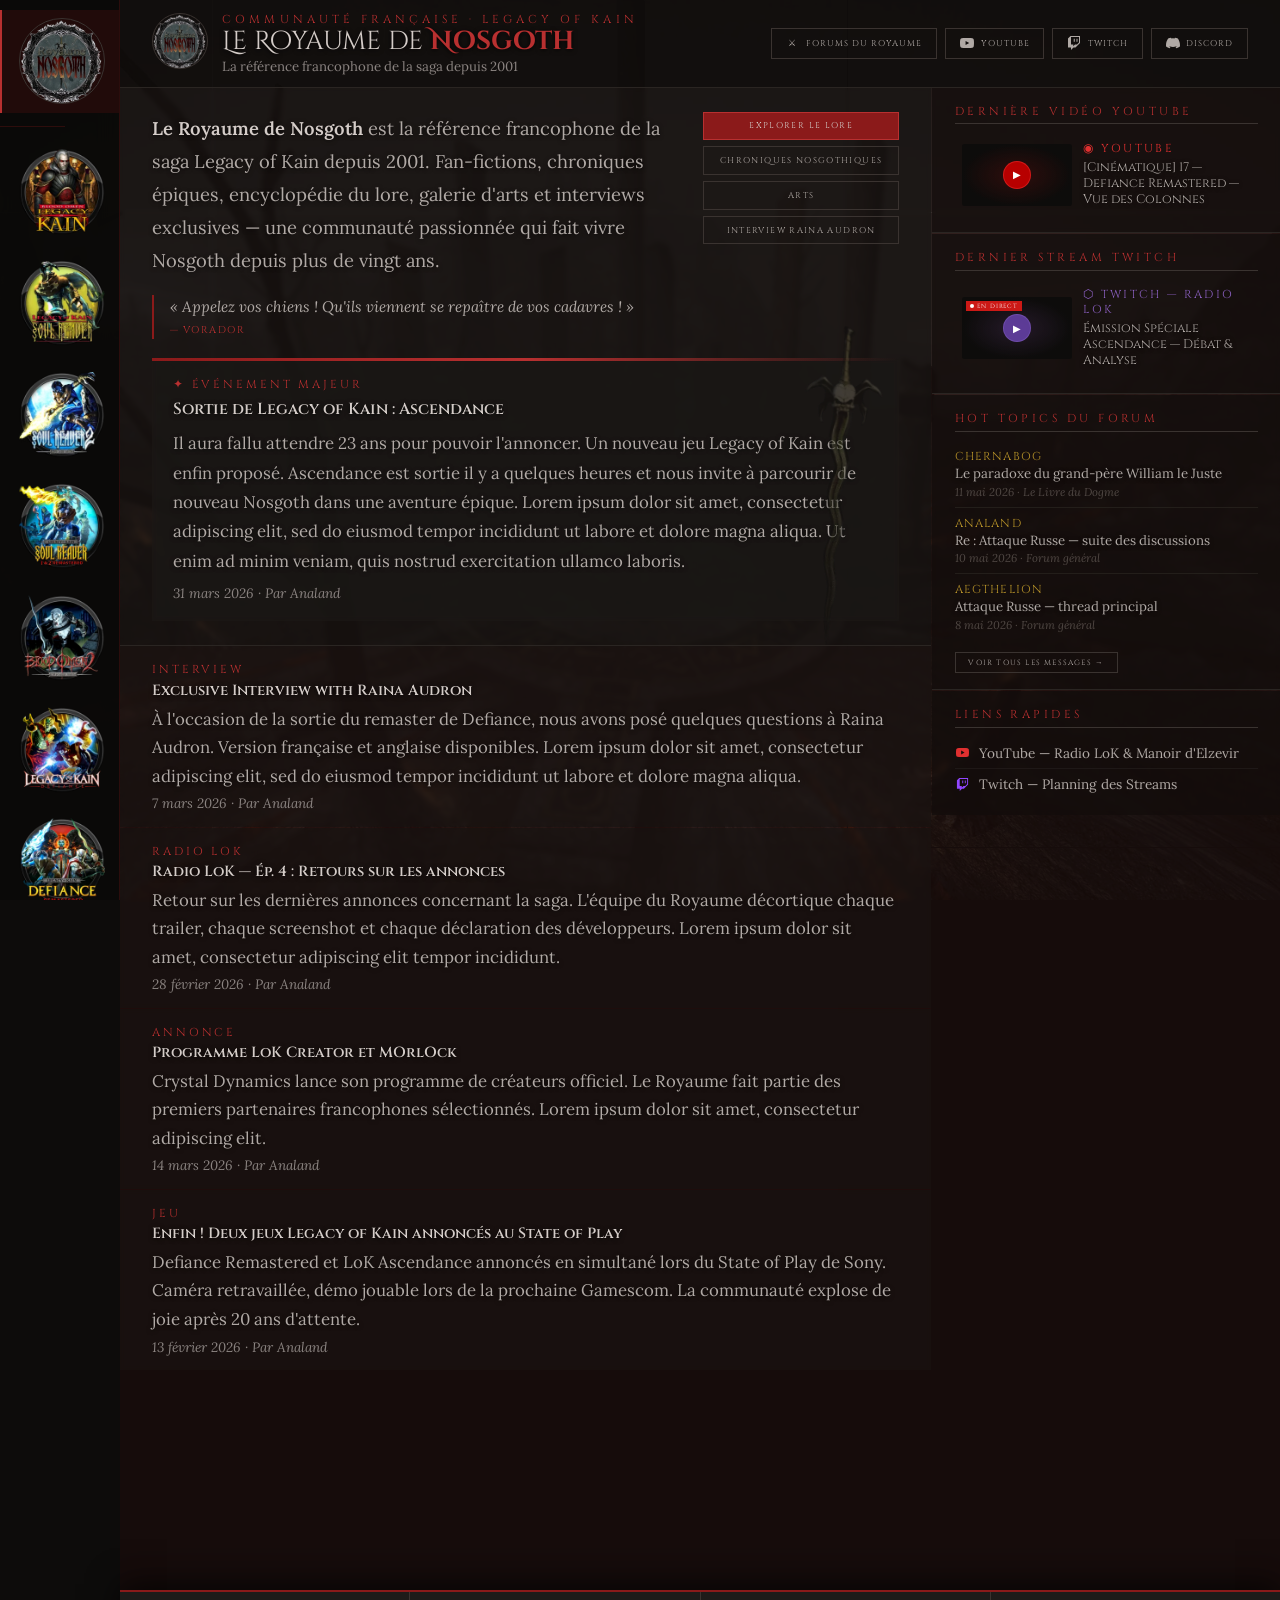
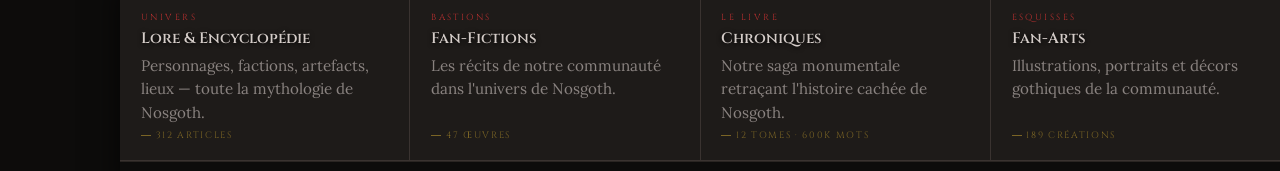
<file: index.html>
<!DOCTYPE html>
<html lang="fr">
<head>
  <meta charset="UTF-8">
  <meta name="viewport" content="width=device-width, initial-scale=1.0">
  <title>Accueil — Le Royaume de Nosgoth</title>
  <link rel="preconnect" href="https://fonts.googleapis.com">
  <link rel="preconnect" href="https://fonts.gstatic.com" crossorigin>
  <link rel="preload" as="style" onload="this.rel='stylesheet'" href="https://fonts.googleapis.com/css2?family=Cinzel+Decorative:wght@400;700&family=Cinzel:wght@400;600;700&family=Lora:ital,wght@0,400;0,500;0,600;1,400&display=swap">
  <noscript><link rel="stylesheet" href="https://fonts.googleapis.com/css2?family=Cinzel+Decorative:wght@400;700&family=Cinzel:wght@400;600;700&family=Lora:ital,wght@0,400;0,500;0,600;1,400&display=swap"></noscript>
  <link rel="stylesheet" href="css/main.css">
  <link rel="stylesheet" href="css/pages.css">
  <link rel="stylesheet" href="css/transitions.css">
</head>
<body class="layout-loading">

<!-- layout.js injecte automatiquement : header, bandeau, sidebar, footer -->
<!-- Il suffit de mettre le contenu de gauche ici -->

<div id="site-body">

  <!-- CONTENU GAUCHE (70%) -->
  <main class="left-col">

    <div class="intro-block">
      <div class="intro-top">
        <p class="intro-lead">
          <strong>Le Royaume de Nosgoth</strong> est la référence francophone de la saga Legacy of Kain depuis 2001.
          Fan-fictions, chroniques épiques, encyclopédie du lore, galerie d'arts et interviews exclusives —
          une communauté passionnée qui fait vivre Nosgoth depuis plus de vingt ans.
        </p>
        <div class="intro-btns">
          <a href="lore.html"         class="ibtn ibtn-red">Explorer le lore</a>
          <a href="chroniques.html"   class="ibtn ibtn-ghost">Chroniques Nosgothiques</a>
          <a href="fan-arts.html"     class="ibtn ibtn-ghost">Arts</a>
          <a href="fan-fictions.html" class="ibtn ibtn-ghost">Interview Raina Audron</a>
        </div>
      </div>
      <blockquote class="intro-quote">
        « Appelez vos chiens ! Qu'ils viennent se repaître de vos cadavres ! »
        <cite>— Vorador</cite>
      </blockquote>
      <div class="intro-featured">
        <img src="assets/Reaver.webp" alt="" class="intro-reaver" aria-hidden="true">
        <div class="if-tag">✦ Événement majeur</div>
        <div class="if-title">Sortie de Legacy of Kain : Ascendance</div>
        <p class="if-body">Il aura fallu attendre 23 ans pour pouvoir l'annoncer. Un nouveau jeu Legacy of Kain est enfin proposé. Ascendance est sortie il y a quelques heures et nous invite à parcourir de nouveau Nosgoth dans une aventure épique. Lorem ipsum dolor sit amet, consectetur adipiscing elit, sed do eiusmod tempor incididunt ut labore et dolore magna aliqua. Ut enim ad minim veniam, quis nostrud exercitation ullamco laboris.</p>
        <div class="if-meta">31 mars 2026 · Par Analand</div>
      </div>
    </div>

    <div class="news-feed">
      <a href="#" class="ncard">
        <div class="ntag">Interview</div>
        <div class="ntitle">Exclusive Interview with Raina Audron</div>
        <p class="nbody">À l'occasion de la sortie du remaster de Defiance, nous avons posé quelques questions à Raina Audron. Version française et anglaise disponibles. Lorem ipsum dolor sit amet, consectetur adipiscing elit, sed do eiusmod tempor incididunt ut labore et dolore magna aliqua.</p>
        <div class="nmeta">7 mars 2026 · Par Analand</div>
      </a>
      <a href="#" class="ncard">
        <div class="ntag">Radio LoK</div>
        <div class="ntitle">Radio LoK — Ép. 4 : Retours sur les annonces</div>
        <p class="nbody">Retour sur les dernières annonces concernant la saga. L'équipe du Royaume décortique chaque trailer, chaque screenshot et chaque déclaration des développeurs. Lorem ipsum dolor sit amet, consectetur adipiscing elit tempor incididunt.</p>
        <div class="nmeta">28 février 2026 · Par Analand</div>
      </a>
      <a href="#" class="ncard">
        <div class="ntag">Annonce</div>
        <div class="ntitle">Programme LoK Creator et MOrlOck</div>
        <p class="nbody">Crystal Dynamics lance son programme de créateurs officiel. Le Royaume fait partie des premiers partenaires francophones sélectionnés. Lorem ipsum dolor sit amet, consectetur adipiscing elit.</p>
        <div class="nmeta">14 mars 2026 · Par Analand</div>
      </a>
      <a href="#" class="ncard">
        <div class="ntag">Jeu</div>
        <div class="ntitle">Enfin ! Deux jeux Legacy of Kain annoncés au State of Play</div>
        <p class="nbody">Defiance Remastered et LoK Ascendance annoncés en simultané lors du State of Play de Sony. Caméra retravaillée, démo jouable lors de la prochaine Gamescom. La communauté explose de joie après 20 ans d'attente.</p>
        <div class="nmeta">13 février 2026 · Par Analand</div>
      </a>
    </div>
  </main>

  <!-- sidebar injectée par layout.js -->
</div>

<script src="js/layout.js"></script>
</body>
</html>
</file>
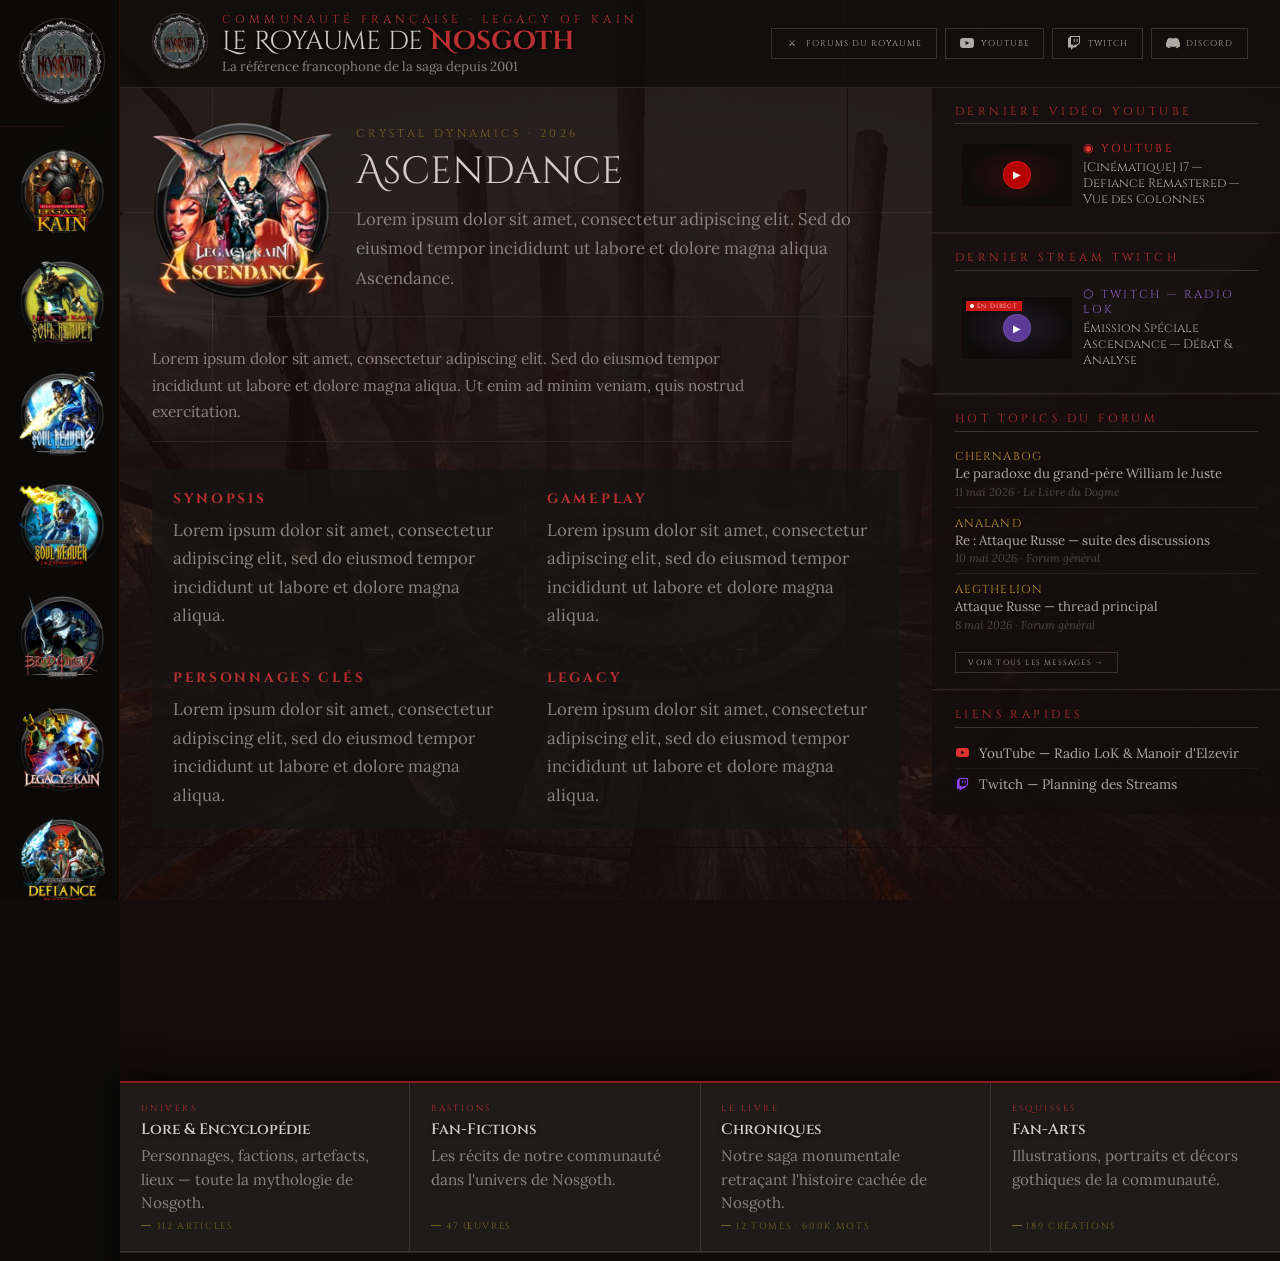
<file: ascendance.html>
<!DOCTYPE html>
<html lang="fr">
<head>
  <meta charset="UTF-8">
  <meta name="viewport" content="width=device-width, initial-scale=1.0">
  <title>Ascendance — Le Royaume de Nosgoth</title>
  <link rel="preconnect" href="https://fonts.googleapis.com">
  <link rel="preconnect" href="https://fonts.gstatic.com" crossorigin>
  <link rel="preload" as="style" onload="this.rel='stylesheet'" href="https://fonts.googleapis.com/css2?family=Cinzel+Decorative:wght@400;700&family=Cinzel:wght@400;600;700&family=Lora:ital,wght@0,400;0,500;0,600;1,400&display=swap">
  <noscript><link rel="stylesheet" href="https://fonts.googleapis.com/css2?family=Cinzel+Decorative:wght@400;700&family=Cinzel:wght@400;600;700&family=Lora:ital,wght@0,400;0,500;0,600;1,400&display=swap"></noscript>
  <link rel="stylesheet" href="css/main.css">
  <link rel="stylesheet" href="css/pages.css">
  <link rel="stylesheet" href="css/transitions.css">
</head>
<body class="layout-loading">
<div id="site-body">
  <main class="game-main">
    <div class="game-header">
      <img src="assets/icons/ASC.webp" alt="Ascendance" class="game-logo-big">
      <div>
        <div class="game-year">Crystal Dynamics · 2026</div>
        <h1 class="page-title">Ascendance</h1>
        <p class="game-desc">Lorem ipsum dolor sit amet, consectetur adipiscing elit. Sed do eiusmod tempor incididunt ut labore et dolore magna aliqua Ascendance.</p>
      </div>
    </div>
    <p class="page-sub">Lorem ipsum dolor sit amet, consectetur adipiscing elit. Sed do eiusmod tempor incididunt ut labore et dolore magna aliqua. Ut enim ad minim veniam, quis nostrud exercitation.</p>
    <div class="game-grid">
      <div class="game-card"><h4>Synopsis</h4><p>Lorem ipsum dolor sit amet, consectetur adipiscing elit, sed do eiusmod tempor incididunt ut labore et dolore magna aliqua.</p></div>
      <div class="game-card"><h4>Gameplay</h4><p>Lorem ipsum dolor sit amet, consectetur adipiscing elit, sed do eiusmod tempor incididunt ut labore et dolore magna aliqua.</p></div>
      <div class="game-card"><h4>Personnages clés</h4><p>Lorem ipsum dolor sit amet, consectetur adipiscing elit, sed do eiusmod tempor incididunt ut labore et dolore magna aliqua.</p></div>
      <div class="game-card"><h4>Legacy</h4><p>Lorem ipsum dolor sit amet, consectetur adipiscing elit, sed do eiusmod tempor incididunt ut labore et dolore magna aliqua.</p></div>
    </div>
  </main>
</div>
<script src="js/layout.js"></script>
</body>
</html>
</file>
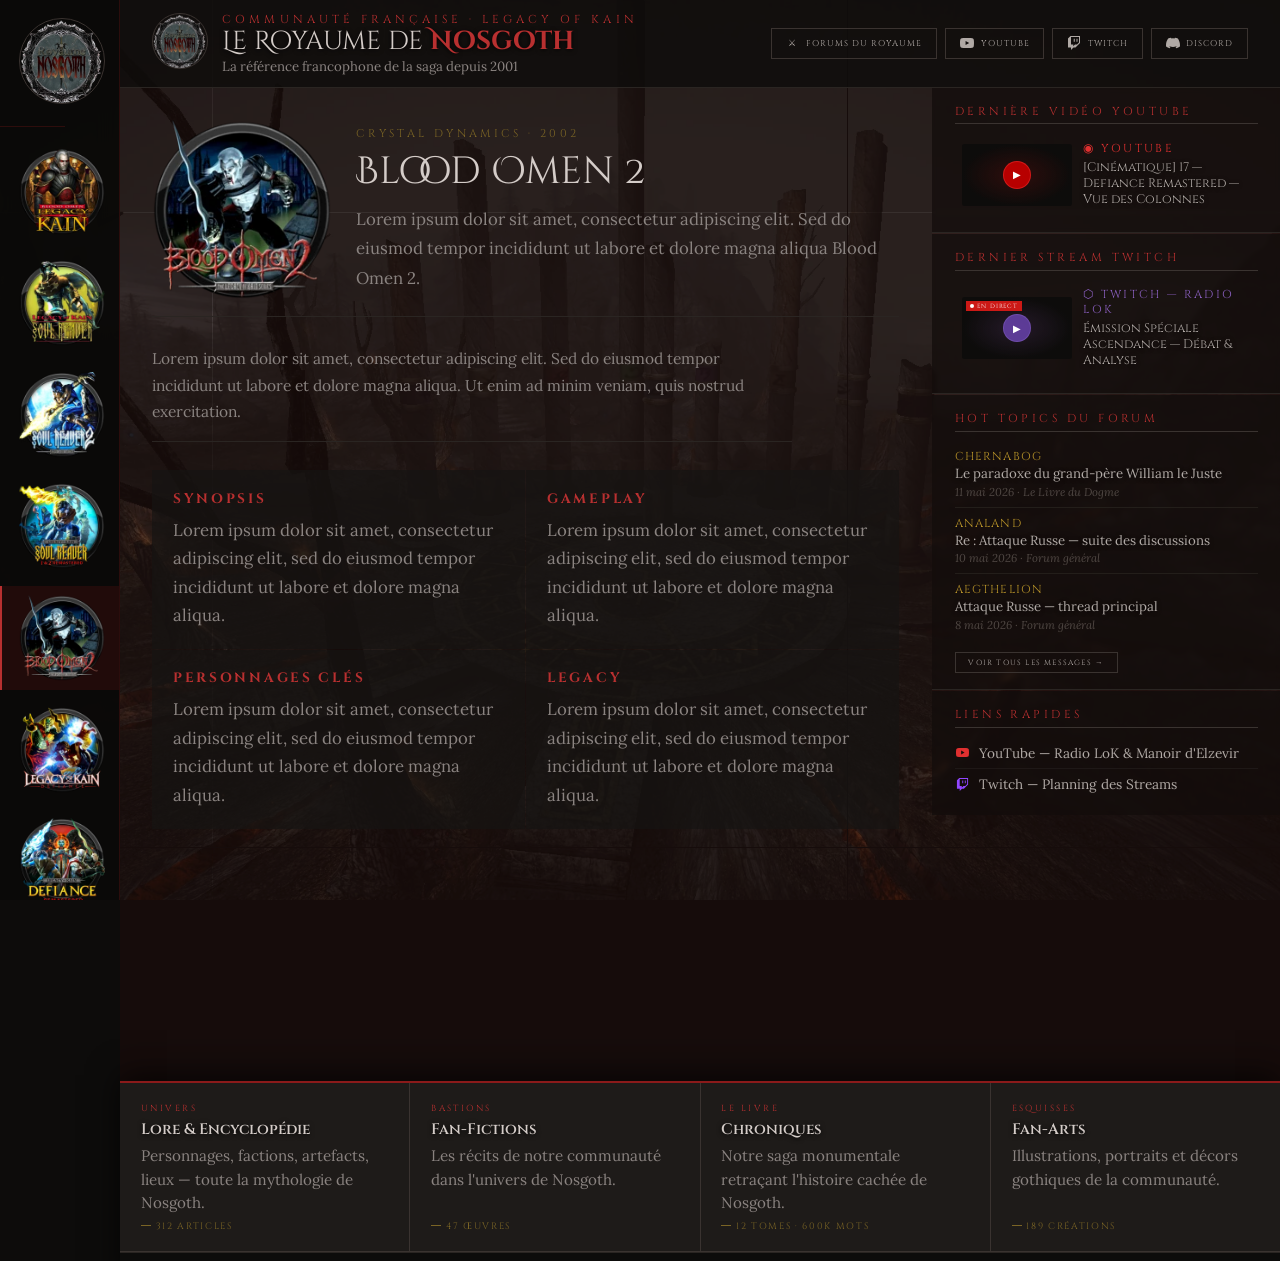
<file: blood-omen-2.html>
<!DOCTYPE html>
<html lang="fr">
<head>
  <meta charset="UTF-8">
  <meta name="viewport" content="width=device-width, initial-scale=1.0">
  <title>Blood Omen 2 — Le Royaume de Nosgoth</title>
  <link rel="preconnect" href="https://fonts.googleapis.com">
  <link rel="preconnect" href="https://fonts.gstatic.com" crossorigin>
  <link rel="preload" as="style" onload="this.rel='stylesheet'" href="https://fonts.googleapis.com/css2?family=Cinzel+Decorative:wght@400;700&family=Cinzel:wght@400;600;700&family=Lora:ital,wght@0,400;0,500;0,600;1,400&display=swap">
  <noscript><link rel="stylesheet" href="https://fonts.googleapis.com/css2?family=Cinzel+Decorative:wght@400;700&family=Cinzel:wght@400;600;700&family=Lora:ital,wght@0,400;0,500;0,600;1,400&display=swap"></noscript>
  <link rel="stylesheet" href="css/main.css">
  <link rel="stylesheet" href="css/pages.css">
  <link rel="stylesheet" href="css/transitions.css">
</head>
<body class="layout-loading">
<div id="site-body">
  <main class="game-main">
    <div class="game-header">
      <img src="assets/icons/BO2.webp" alt="Blood Omen 2" class="game-logo-big">
      <div>
        <div class="game-year">Crystal Dynamics · 2002</div>
        <h1 class="page-title">Blood Omen 2</h1>
        <p class="game-desc">Lorem ipsum dolor sit amet, consectetur adipiscing elit. Sed do eiusmod tempor incididunt ut labore et dolore magna aliqua Blood Omen 2.</p>
      </div>
    </div>
    <p class="page-sub">Lorem ipsum dolor sit amet, consectetur adipiscing elit. Sed do eiusmod tempor incididunt ut labore et dolore magna aliqua. Ut enim ad minim veniam, quis nostrud exercitation.</p>
    <div class="game-grid">
      <div class="game-card"><h4>Synopsis</h4><p>Lorem ipsum dolor sit amet, consectetur adipiscing elit, sed do eiusmod tempor incididunt ut labore et dolore magna aliqua.</p></div>
      <div class="game-card"><h4>Gameplay</h4><p>Lorem ipsum dolor sit amet, consectetur adipiscing elit, sed do eiusmod tempor incididunt ut labore et dolore magna aliqua.</p></div>
      <div class="game-card"><h4>Personnages clés</h4><p>Lorem ipsum dolor sit amet, consectetur adipiscing elit, sed do eiusmod tempor incididunt ut labore et dolore magna aliqua.</p></div>
      <div class="game-card"><h4>Legacy</h4><p>Lorem ipsum dolor sit amet, consectetur adipiscing elit, sed do eiusmod tempor incididunt ut labore et dolore magna aliqua.</p></div>
    </div>
  </main>
</div>
<script src="js/layout.js"></script>
</body>
</html>
</file>
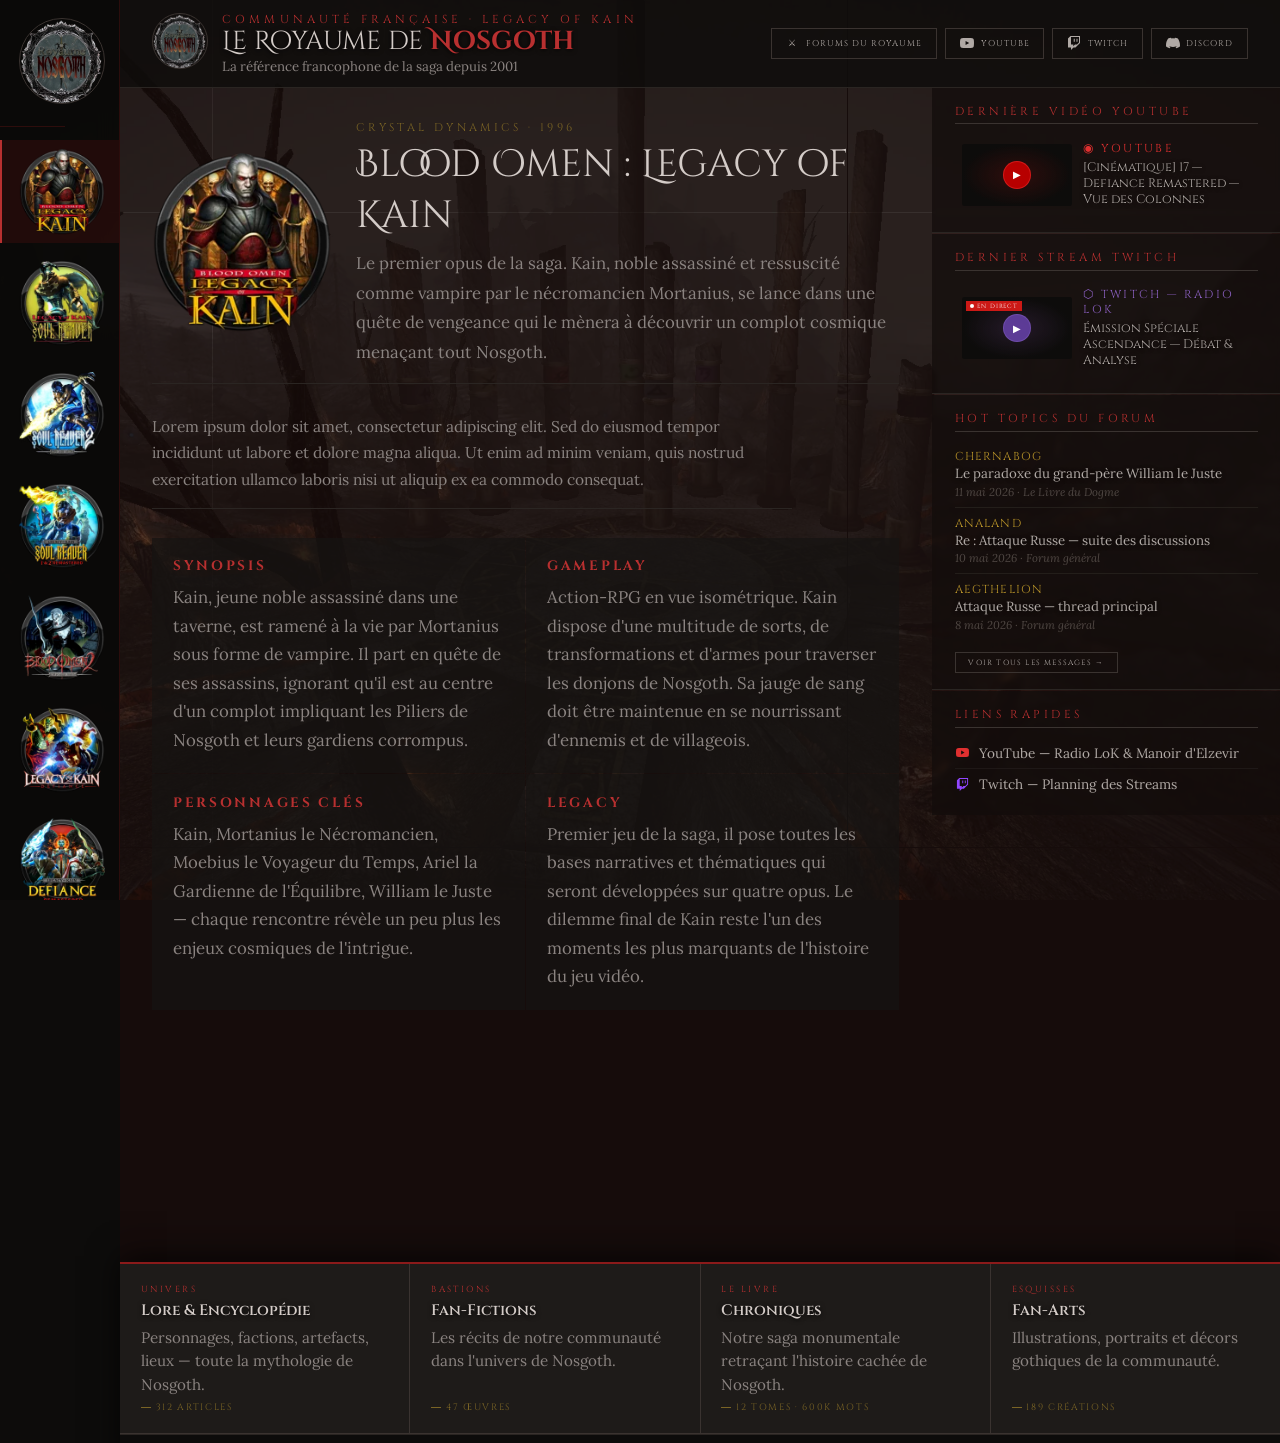
<file: blood-omen.html>
<!DOCTYPE html>
<html lang="fr">
<head>
  <meta charset="UTF-8">
  <meta name="viewport" content="width=device-width, initial-scale=1.0">
  <title>Blood Omen — Le Royaume de Nosgoth</title>
  <link rel="preconnect" href="https://fonts.googleapis.com">
  <link rel="preconnect" href="https://fonts.gstatic.com" crossorigin>
  <link rel="preload" as="style" onload="this.rel='stylesheet'" href="https://fonts.googleapis.com/css2?family=Cinzel+Decorative:wght@400;700&family=Cinzel:wght@400;600;700&family=Lora:ital,wght@0,400;0,500;0,600;1,400&display=swap">
  <noscript><link rel="stylesheet" href="https://fonts.googleapis.com/css2?family=Cinzel+Decorative:wght@400;700&family=Cinzel:wght@400;600;700&family=Lora:ital,wght@0,400;0,500;0,600;1,400&display=swap"></noscript>
  <link rel="stylesheet" href="css/main.css">
  <link rel="stylesheet" href="css/pages.css">
  <link rel="stylesheet" href="css/transitions.css">
</head>
<body class="layout-loading">

<div id="site-body">
  <main class="game-main">
    <div class="game-header">
      <img src="assets/icons/BO1.webp" alt="Blood Omen" class="game-logo-big">
      <div>
        <div class="game-year">Crystal Dynamics · 1996</div>
        <h1 class="page-title">Blood Omen : Legacy of Kain</h1>
        <p class="game-desc">Le premier opus de la saga. Kain, noble assassiné et ressuscité comme vampire par le nécromancien Mortanius, se lance dans une quête de vengeance qui le mènera à découvrir un complot cosmique menaçant tout Nosgoth.</p>
      </div>
    </div>

    <p class="page-sub">Lorem ipsum dolor sit amet, consectetur adipiscing elit. Sed do eiusmod tempor incididunt ut labore et dolore magna aliqua. Ut enim ad minim veniam, quis nostrud exercitation ullamco laboris nisi ut aliquip ex ea commodo consequat.</p>

    <div class="game-grid">
      <div class="game-card">
        <h4>Synopsis</h4>
        <p>Kain, jeune noble assassiné dans une taverne, est ramené à la vie par Mortanius sous forme de vampire. Il part en quête de ses assassins, ignorant qu'il est au centre d'un complot impliquant les Piliers de Nosgoth et leurs gardiens corrompus.</p>
      </div>
      <div class="game-card">
        <h4>Gameplay</h4>
        <p>Action-RPG en vue isométrique. Kain dispose d'une multitude de sorts, de transformations et d'armes pour traverser les donjons de Nosgoth. Sa jauge de sang doit être maintenue en se nourrissant d'ennemis et de villageois.</p>
      </div>
      <div class="game-card">
        <h4>Personnages clés</h4>
        <p>Kain, Mortanius le Nécromancien, Moebius le Voyageur du Temps, Ariel la Gardienne de l'Équilibre, William le Juste — chaque rencontre révèle un peu plus les enjeux cosmiques de l'intrigue.</p>
      </div>
      <div class="game-card">
        <h4>Legacy</h4>
        <p>Premier jeu de la saga, il pose toutes les bases narratives et thématiques qui seront développées sur quatre opus. Le dilemme final de Kain reste l'un des moments les plus marquants de l'histoire du jeu vidéo.</p>
      </div>
    </div>
  </main>

  <!-- sidebar injectée par layout.js -->
</div>

<script src="js/layout.js"></script>
</body>
</html>
</file>
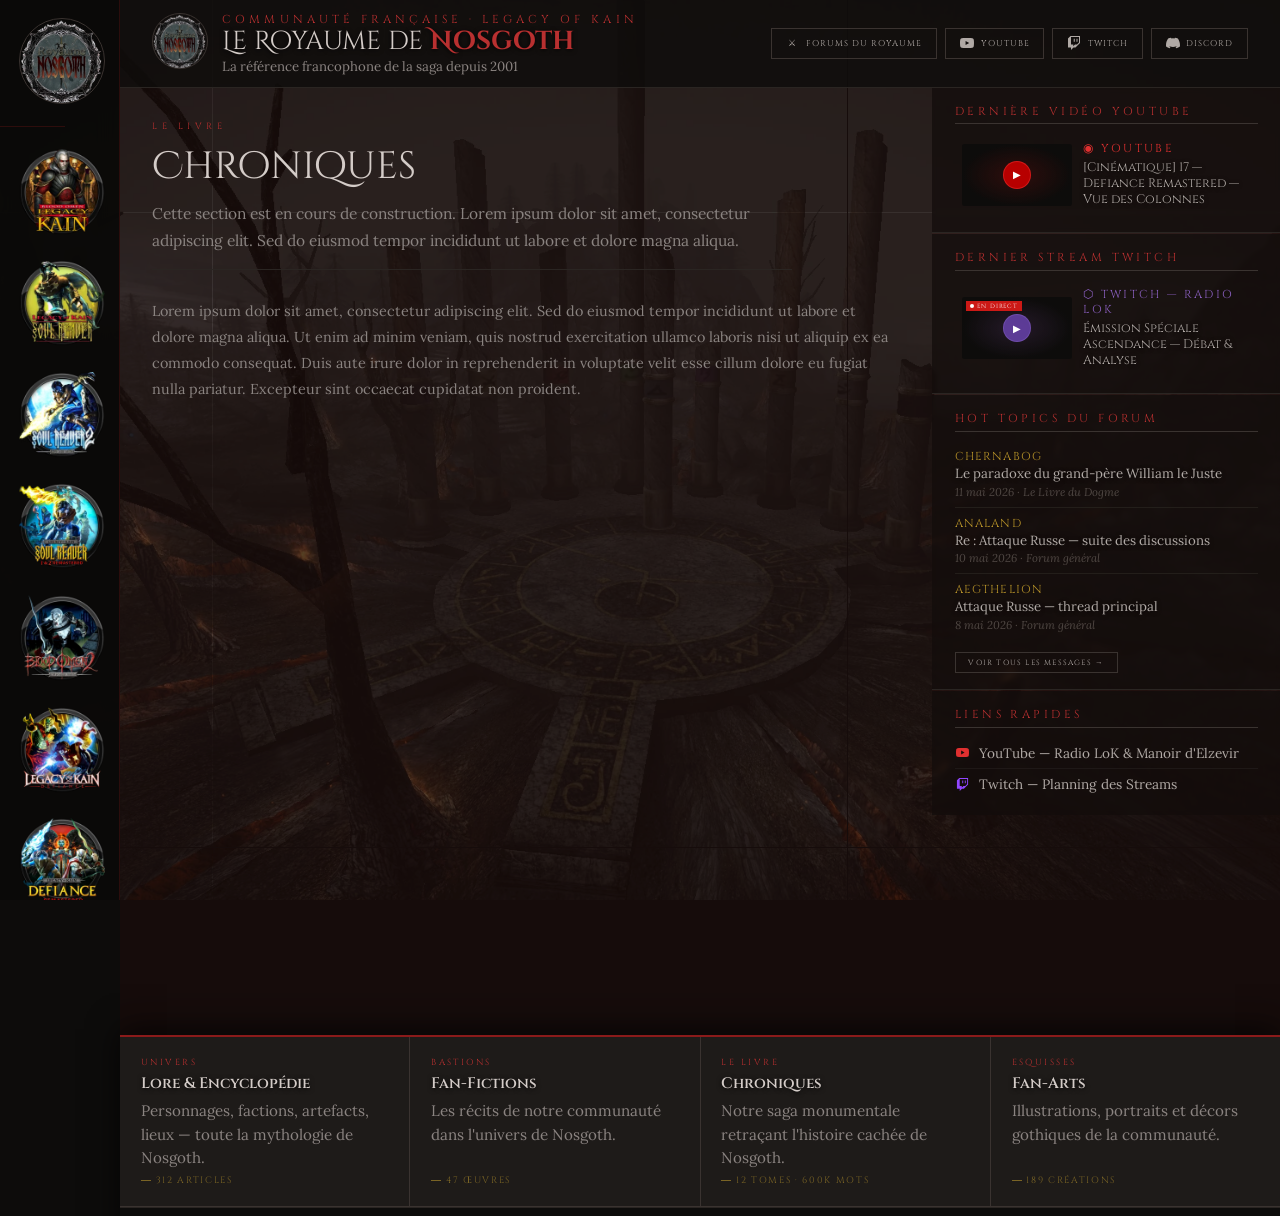
<file: chroniques.html>
<!DOCTYPE html>
<html lang="fr">
<head>
  <meta charset="UTF-8">
  <meta name="viewport" content="width=device-width, initial-scale=1.0">
  <title>Chroniques — Le Royaume de Nosgoth</title>
  <link rel="preconnect" href="https://fonts.googleapis.com">
  <link rel="preconnect" href="https://fonts.gstatic.com" crossorigin>
  <link rel="preload" as="style" onload="this.rel='stylesheet'" href="https://fonts.googleapis.com/css2?family=Cinzel+Decorative:wght@400;700&family=Cinzel:wght@400;600;700&family=Lora:ital,wght@0,400;0,500;0,600;1,400&display=swap">
  <noscript><link rel="stylesheet" href="https://fonts.googleapis.com/css2?family=Cinzel+Decorative:wght@400;700&family=Cinzel:wght@400;600;700&family=Lora:ital,wght@0,400;0,500;0,600;1,400&display=swap"></noscript>
  <link rel="stylesheet" href="css/main.css">
  <link rel="stylesheet" href="css/pages.css">
  <link rel="stylesheet" href="css/transitions.css">
</head>
<body class="layout-loading">
<div id="site-body">
  <main class="lore-main">
    <div class="page-eyebrow">Le Livre</div>
    <h1 class="page-title">Chroniques</h1>
    <p class="page-sub">Cette section est en cours de construction. Lorem ipsum dolor sit amet, consectetur adipiscing elit. Sed do eiusmod tempor incididunt ut labore et dolore magna aliqua.</p>
    <p style="color:var(--td);font-size:.9rem;line-height:1.8">Lorem ipsum dolor sit amet, consectetur adipiscing elit. Sed do eiusmod tempor incididunt ut labore et dolore magna aliqua. Ut enim ad minim veniam, quis nostrud exercitation ullamco laboris nisi ut aliquip ex ea commodo consequat. Duis aute irure dolor in reprehenderit in voluptate velit esse cillum dolore eu fugiat nulla pariatur. Excepteur sint occaecat cupidatat non proident.</p>
  </main>
</div>
<script src="js/layout.js"></script>
</body>
</html>
</file>
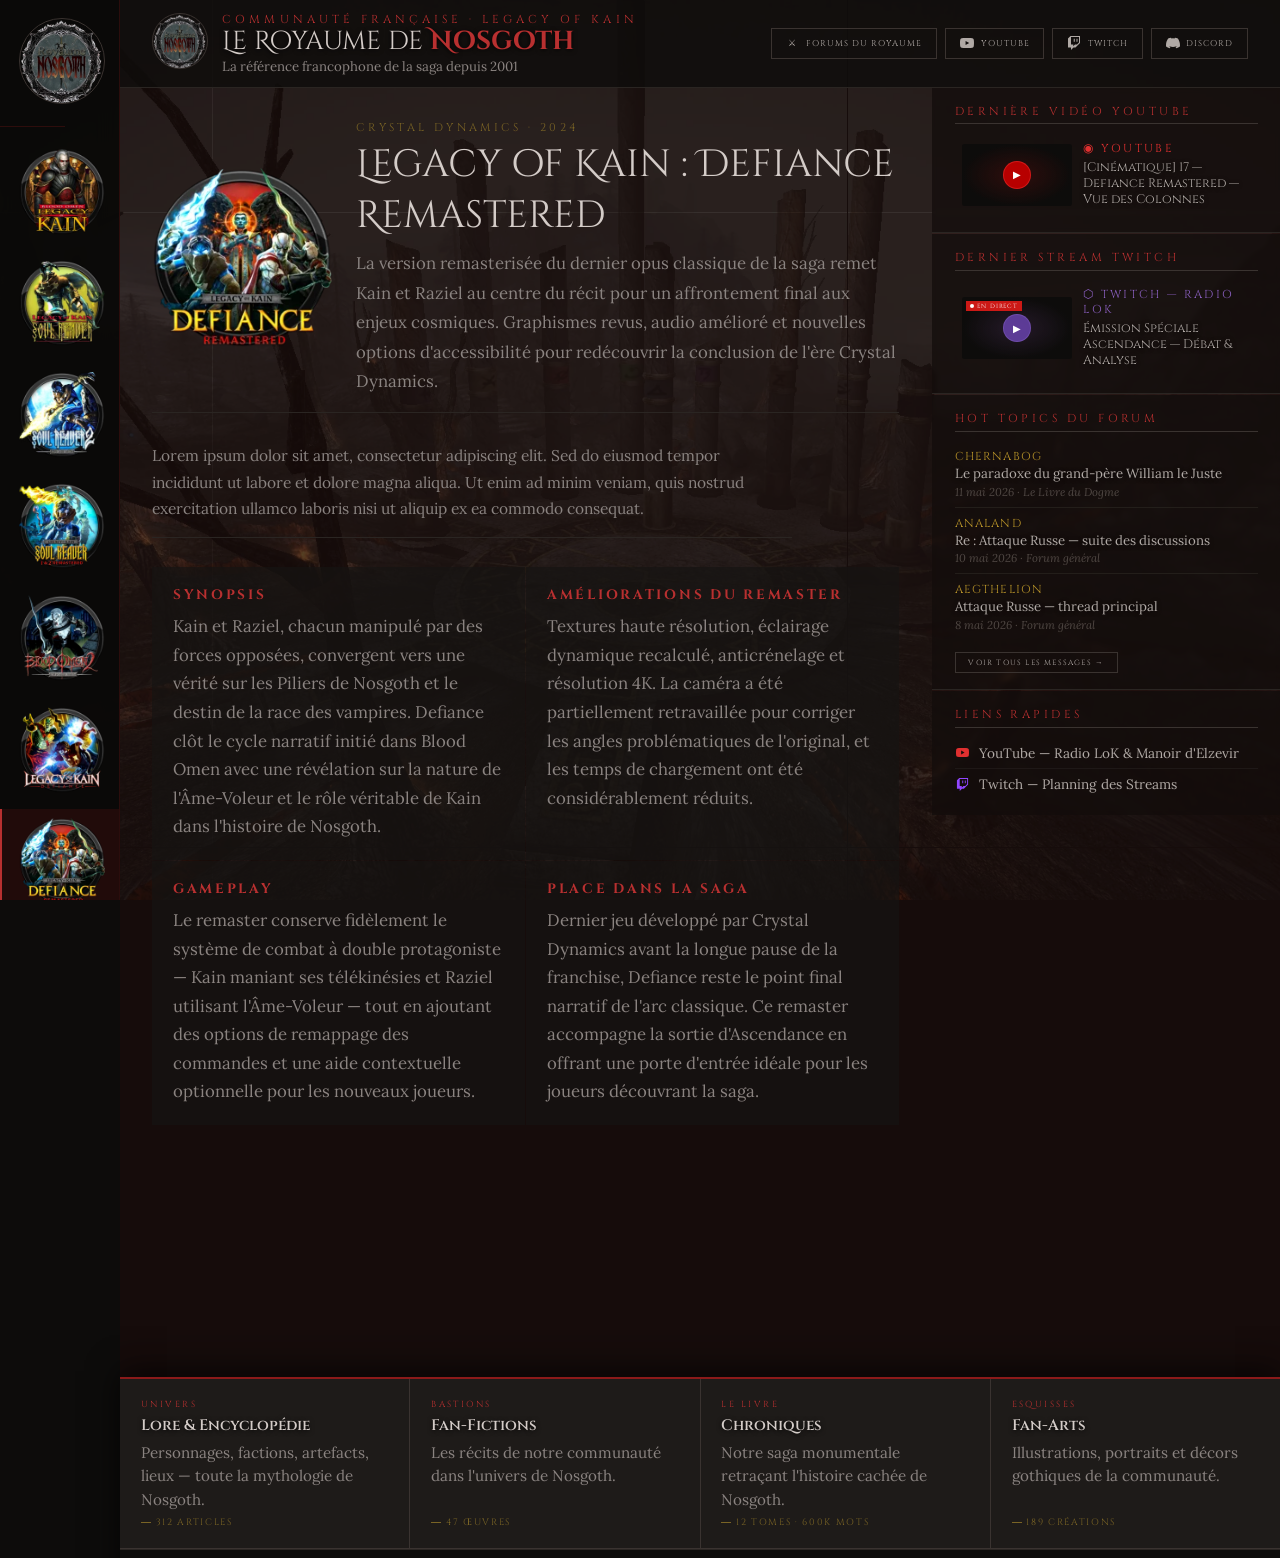
<file: defiance-remastered.html>
<!DOCTYPE html>
<html lang="fr">
<head>
  <meta charset="UTF-8">
  <meta name="viewport" content="width=device-width, initial-scale=1.0">
  <title>Defiance Remastered — Le Royaume de Nosgoth</title>
  <link rel="preconnect" href="https://fonts.googleapis.com">
  <link rel="preconnect" href="https://fonts.gstatic.com" crossorigin>
  <link rel="preload" as="style" onload="this.rel='stylesheet'" href="https://fonts.googleapis.com/css2?family=Cinzel+Decorative:wght@400;700&family=Cinzel:wght@400;600;700&family=Lora:ital,wght@0,400;0,500;0,600;1,400&display=swap">
  <noscript><link rel="stylesheet" href="https://fonts.googleapis.com/css2?family=Cinzel+Decorative:wght@400;700&family=Cinzel:wght@400;600;700&family=Lora:ital,wght@0,400;0,500;0,600;1,400&display=swap"></noscript>
  <link rel="stylesheet" href="css/main.css">
  <link rel="stylesheet" href="css/pages.css">
  <link rel="stylesheet" href="css/transitions.css">
</head>
<body class="layout-loading">

<div id="site-body">
  <main class="game-main">
    <div class="game-header">
      <img src="assets/icons/DEF_REM.webp" alt="Defiance Remastered" class="game-logo-big">
      <div>
        <div class="game-year">Crystal Dynamics · 2024</div>
        <h1 class="page-title">Legacy of Kain : Defiance Remastered</h1>
        <p class="game-desc">La version remasterisée du dernier opus classique de la saga remet Kain et Raziel au centre du récit pour un affrontement final aux enjeux cosmiques. Graphismes revus, audio amélioré et nouvelles options d'accessibilité pour redécouvrir la conclusion de l'ère Crystal Dynamics.</p>
      </div>
    </div>

    <p class="page-sub">Lorem ipsum dolor sit amet, consectetur adipiscing elit. Sed do eiusmod tempor incididunt ut labore et dolore magna aliqua. Ut enim ad minim veniam, quis nostrud exercitation ullamco laboris nisi ut aliquip ex ea commodo consequat.</p>

    <div class="game-grid">
      <div class="game-card">
        <h4>Synopsis</h4>
        <p>Kain et Raziel, chacun manipulé par des forces opposées, convergent vers une vérité sur les Piliers de Nosgoth et le destin de la race des vampires. Defiance clôt le cycle narratif initié dans Blood Omen avec une révélation sur la nature de l'Âme-Voleur et le rôle véritable de Kain dans l'histoire de Nosgoth.</p>
      </div>
      <div class="game-card">
        <h4>Améliorations du remaster</h4>
        <p>Textures haute résolution, éclairage dynamique recalculé, anticrénelage et résolution 4K. La caméra a été partiellement retravaillée pour corriger les angles problématiques de l'original, et les temps de chargement ont été considérablement réduits.</p>
      </div>
      <div class="game-card">
        <h4>Gameplay</h4>
        <p>Le remaster conserve fidèlement le système de combat à double protagoniste — Kain maniant ses télékinésies et Raziel utilisant l'Âme-Voleur — tout en ajoutant des options de remappage des commandes et une aide contextuelle optionnelle pour les nouveaux joueurs.</p>
      </div>
      <div class="game-card">
        <h4>Place dans la saga</h4>
        <p>Dernier jeu développé par Crystal Dynamics avant la longue pause de la franchise, Defiance reste le point final narratif de l'arc classique. Ce remaster accompagne la sortie d'Ascendance en offrant une porte d'entrée idéale pour les joueurs découvrant la saga.</p>
      </div>
    </div>
  </main>

  <!-- sidebar injectée par layout.js -->
</div>

<script src="js/layout.js"></script>
</body>
</html>
</file>
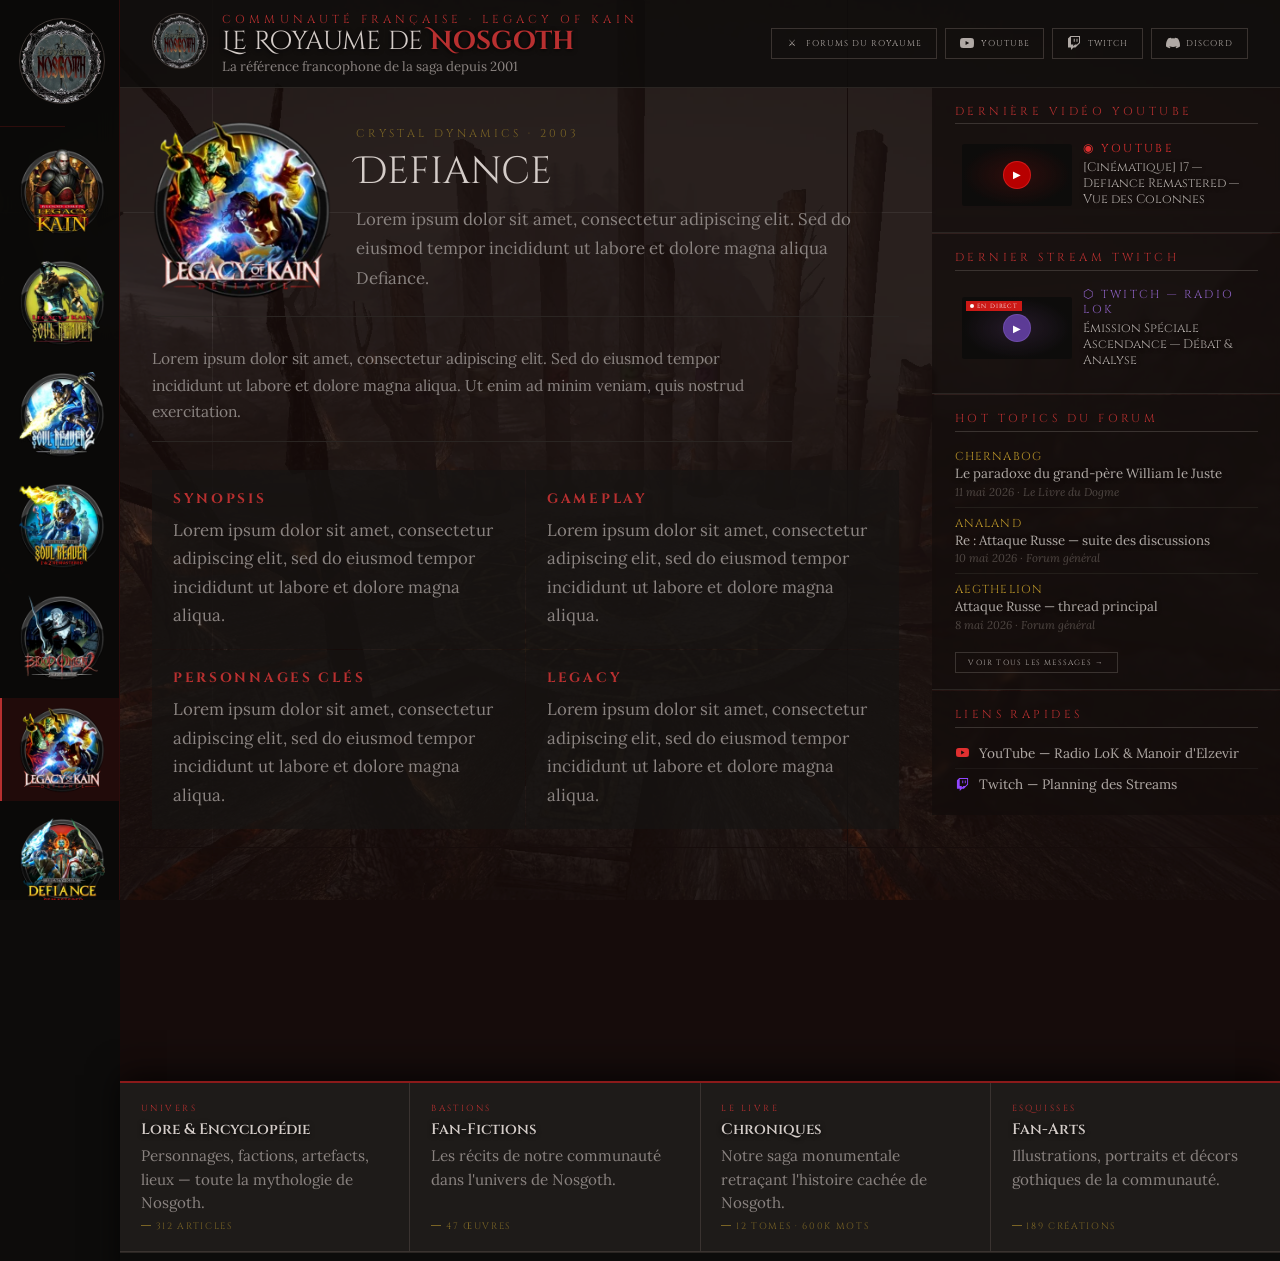
<file: defiance.html>
<!DOCTYPE html>
<html lang="fr">
<head>
  <meta charset="UTF-8">
  <meta name="viewport" content="width=device-width, initial-scale=1.0">
  <title>Defiance — Le Royaume de Nosgoth</title>
  <link rel="preconnect" href="https://fonts.googleapis.com">
  <link rel="preconnect" href="https://fonts.gstatic.com" crossorigin>
  <link rel="preload" as="style" onload="this.rel='stylesheet'" href="https://fonts.googleapis.com/css2?family=Cinzel+Decorative:wght@400;700&family=Cinzel:wght@400;600;700&family=Lora:ital,wght@0,400;0,500;0,600;1,400&display=swap">
  <noscript><link rel="stylesheet" href="https://fonts.googleapis.com/css2?family=Cinzel+Decorative:wght@400;700&family=Cinzel:wght@400;600;700&family=Lora:ital,wght@0,400;0,500;0,600;1,400&display=swap"></noscript>
  <link rel="stylesheet" href="css/main.css">
  <link rel="stylesheet" href="css/pages.css">
  <link rel="stylesheet" href="css/transitions.css">
</head>
<body class="layout-loading">
<div id="site-body">
  <main class="game-main">
    <div class="game-header">
      <img src="assets/icons/DEF.webp" alt="Defiance" class="game-logo-big">
      <div>
        <div class="game-year">Crystal Dynamics · 2003</div>
        <h1 class="page-title">Defiance</h1>
        <p class="game-desc">Lorem ipsum dolor sit amet, consectetur adipiscing elit. Sed do eiusmod tempor incididunt ut labore et dolore magna aliqua Defiance.</p>
      </div>
    </div>
    <p class="page-sub">Lorem ipsum dolor sit amet, consectetur adipiscing elit. Sed do eiusmod tempor incididunt ut labore et dolore magna aliqua. Ut enim ad minim veniam, quis nostrud exercitation.</p>
    <div class="game-grid">
      <div class="game-card"><h4>Synopsis</h4><p>Lorem ipsum dolor sit amet, consectetur adipiscing elit, sed do eiusmod tempor incididunt ut labore et dolore magna aliqua.</p></div>
      <div class="game-card"><h4>Gameplay</h4><p>Lorem ipsum dolor sit amet, consectetur adipiscing elit, sed do eiusmod tempor incididunt ut labore et dolore magna aliqua.</p></div>
      <div class="game-card"><h4>Personnages clés</h4><p>Lorem ipsum dolor sit amet, consectetur adipiscing elit, sed do eiusmod tempor incididunt ut labore et dolore magna aliqua.</p></div>
      <div class="game-card"><h4>Legacy</h4><p>Lorem ipsum dolor sit amet, consectetur adipiscing elit, sed do eiusmod tempor incididunt ut labore et dolore magna aliqua.</p></div>
    </div>
  </main>
</div>
<script src="js/layout.js"></script>
</body>
</html>
</file>
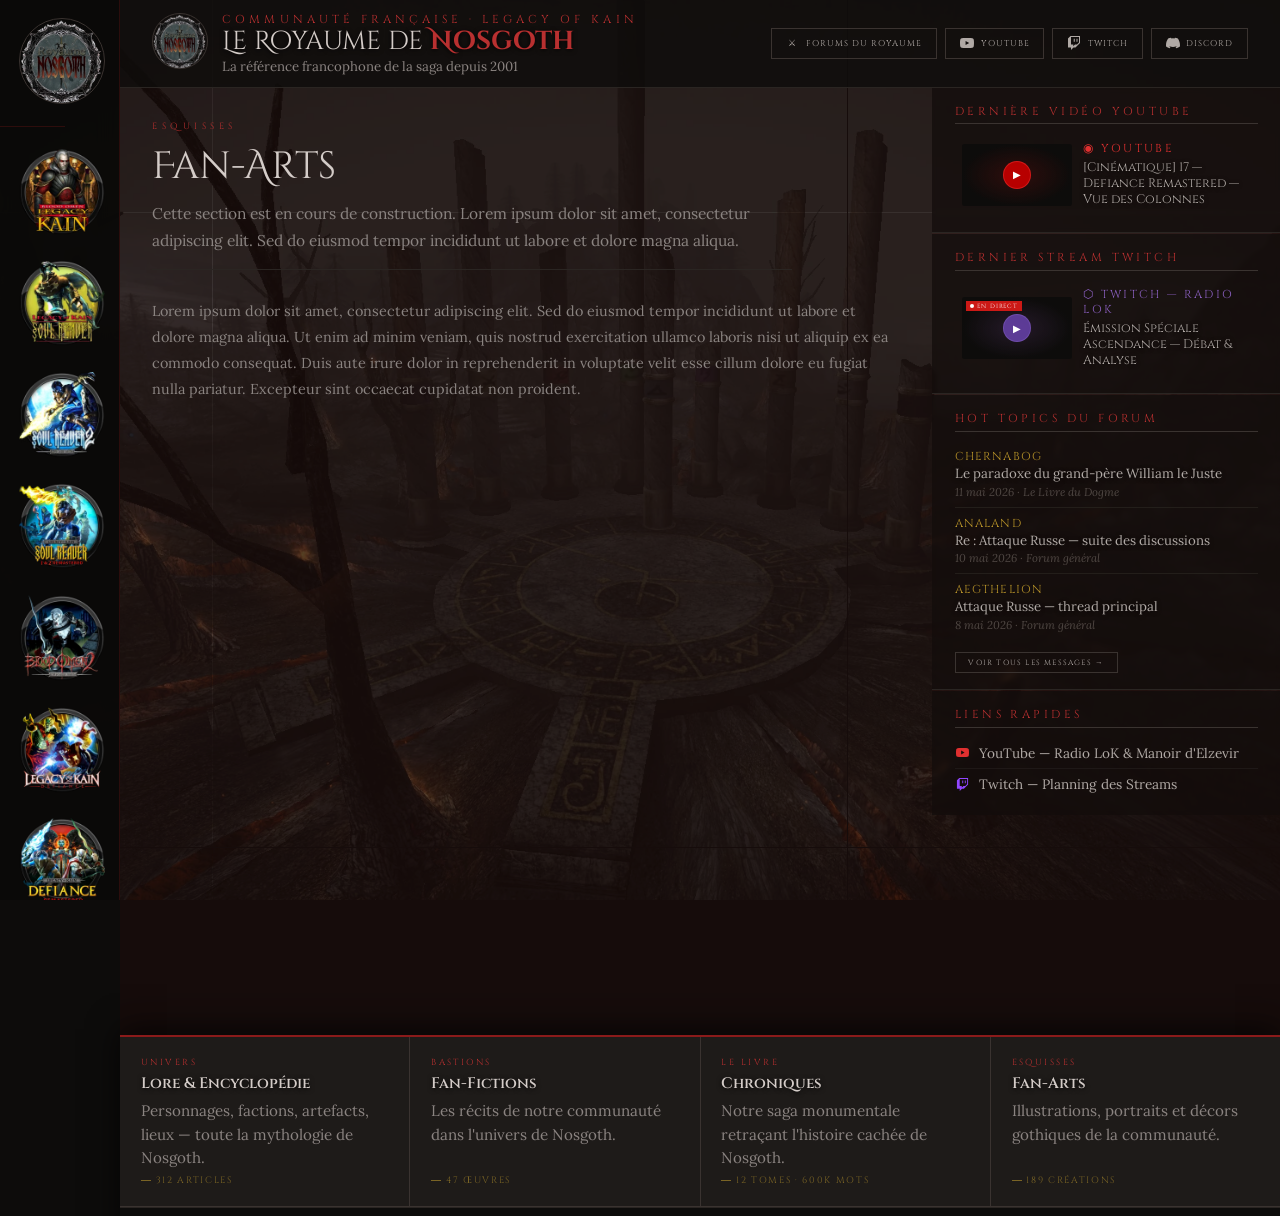
<file: fan-arts.html>
<!DOCTYPE html>
<html lang="fr">
<head>
  <meta charset="UTF-8">
  <meta name="viewport" content="width=device-width, initial-scale=1.0">
  <title>Fan-Arts — Le Royaume de Nosgoth</title>
  <link rel="preconnect" href="https://fonts.googleapis.com">
  <link rel="preconnect" href="https://fonts.gstatic.com" crossorigin>
  <link rel="preload" as="style" onload="this.rel='stylesheet'" href="https://fonts.googleapis.com/css2?family=Cinzel+Decorative:wght@400;700&family=Cinzel:wght@400;600;700&family=Lora:ital,wght@0,400;0,500;0,600;1,400&display=swap">
  <noscript><link rel="stylesheet" href="https://fonts.googleapis.com/css2?family=Cinzel+Decorative:wght@400;700&family=Cinzel:wght@400;600;700&family=Lora:ital,wght@0,400;0,500;0,600;1,400&display=swap"></noscript>
  <link rel="stylesheet" href="css/main.css">
  <link rel="stylesheet" href="css/pages.css">
  <link rel="stylesheet" href="css/transitions.css">
</head>
<body class="layout-loading">
<div id="site-body">
  <main class="lore-main">
    <div class="page-eyebrow">Esquisses</div>
    <h1 class="page-title">Fan-Arts</h1>
    <p class="page-sub">Cette section est en cours de construction. Lorem ipsum dolor sit amet, consectetur adipiscing elit. Sed do eiusmod tempor incididunt ut labore et dolore magna aliqua.</p>
    <p style="color:var(--td);font-size:.9rem;line-height:1.8">Lorem ipsum dolor sit amet, consectetur adipiscing elit. Sed do eiusmod tempor incididunt ut labore et dolore magna aliqua. Ut enim ad minim veniam, quis nostrud exercitation ullamco laboris nisi ut aliquip ex ea commodo consequat. Duis aute irure dolor in reprehenderit in voluptate velit esse cillum dolore eu fugiat nulla pariatur. Excepteur sint occaecat cupidatat non proident.</p>
  </main>
</div>
<script src="js/layout.js"></script>
</body>
</html>
</file>
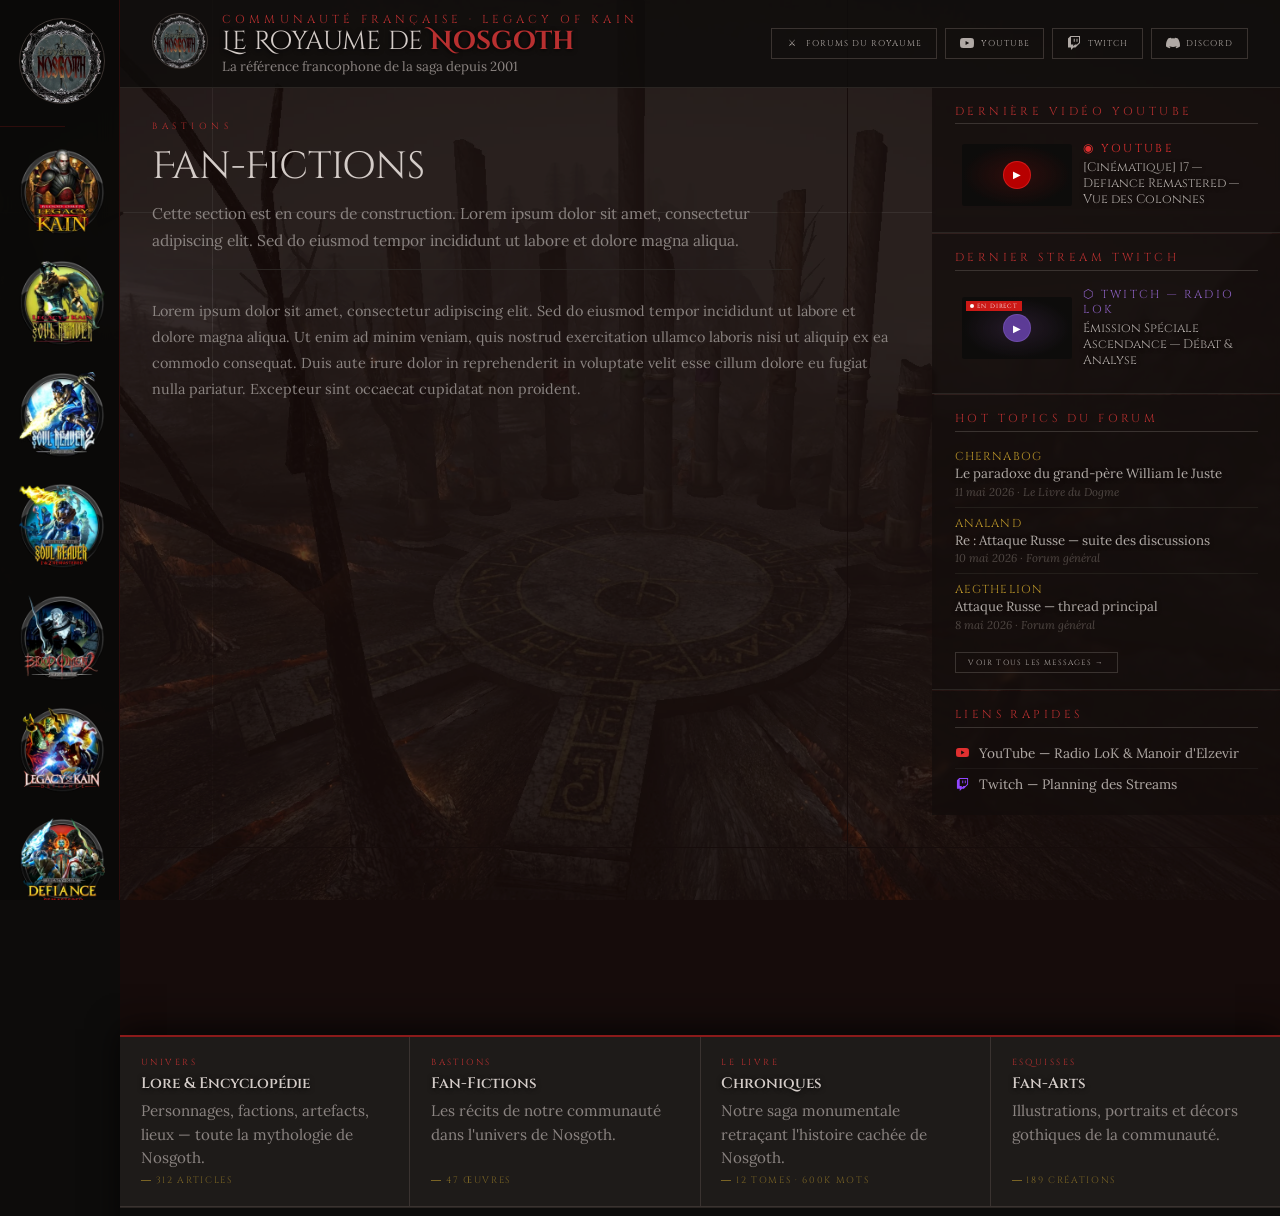
<file: fan-fictions.html>
<!DOCTYPE html>
<html lang="fr">
<head>
  <meta charset="UTF-8">
  <meta name="viewport" content="width=device-width, initial-scale=1.0">
  <title>Fan-Fictions — Le Royaume de Nosgoth</title>
  <link rel="preconnect" href="https://fonts.googleapis.com">
  <link rel="preconnect" href="https://fonts.gstatic.com" crossorigin>
  <link rel="preload" as="style" onload="this.rel='stylesheet'" href="https://fonts.googleapis.com/css2?family=Cinzel+Decorative:wght@400;700&family=Cinzel:wght@400;600;700&family=Lora:ital,wght@0,400;0,500;0,600;1,400&display=swap">
  <noscript><link rel="stylesheet" href="https://fonts.googleapis.com/css2?family=Cinzel+Decorative:wght@400;700&family=Cinzel:wght@400;600;700&family=Lora:ital,wght@0,400;0,500;0,600;1,400&display=swap"></noscript>
  <link rel="stylesheet" href="css/main.css">
  <link rel="stylesheet" href="css/pages.css">
  <link rel="stylesheet" href="css/transitions.css">
</head>
<body class="layout-loading">
<div id="site-body">
  <main class="lore-main">
    <div class="page-eyebrow">Bastions</div>
    <h1 class="page-title">Fan-Fictions</h1>
    <p class="page-sub">Cette section est en cours de construction. Lorem ipsum dolor sit amet, consectetur adipiscing elit. Sed do eiusmod tempor incididunt ut labore et dolore magna aliqua.</p>
    <p style="color:var(--td);font-size:.9rem;line-height:1.8">Lorem ipsum dolor sit amet, consectetur adipiscing elit. Sed do eiusmod tempor incididunt ut labore et dolore magna aliqua. Ut enim ad minim veniam, quis nostrud exercitation ullamco laboris nisi ut aliquip ex ea commodo consequat. Duis aute irure dolor in reprehenderit in voluptate velit esse cillum dolore eu fugiat nulla pariatur. Excepteur sint occaecat cupidatat non proident.</p>
  </main>
</div>
<script src="js/layout.js"></script>
</body>
</html>
</file>
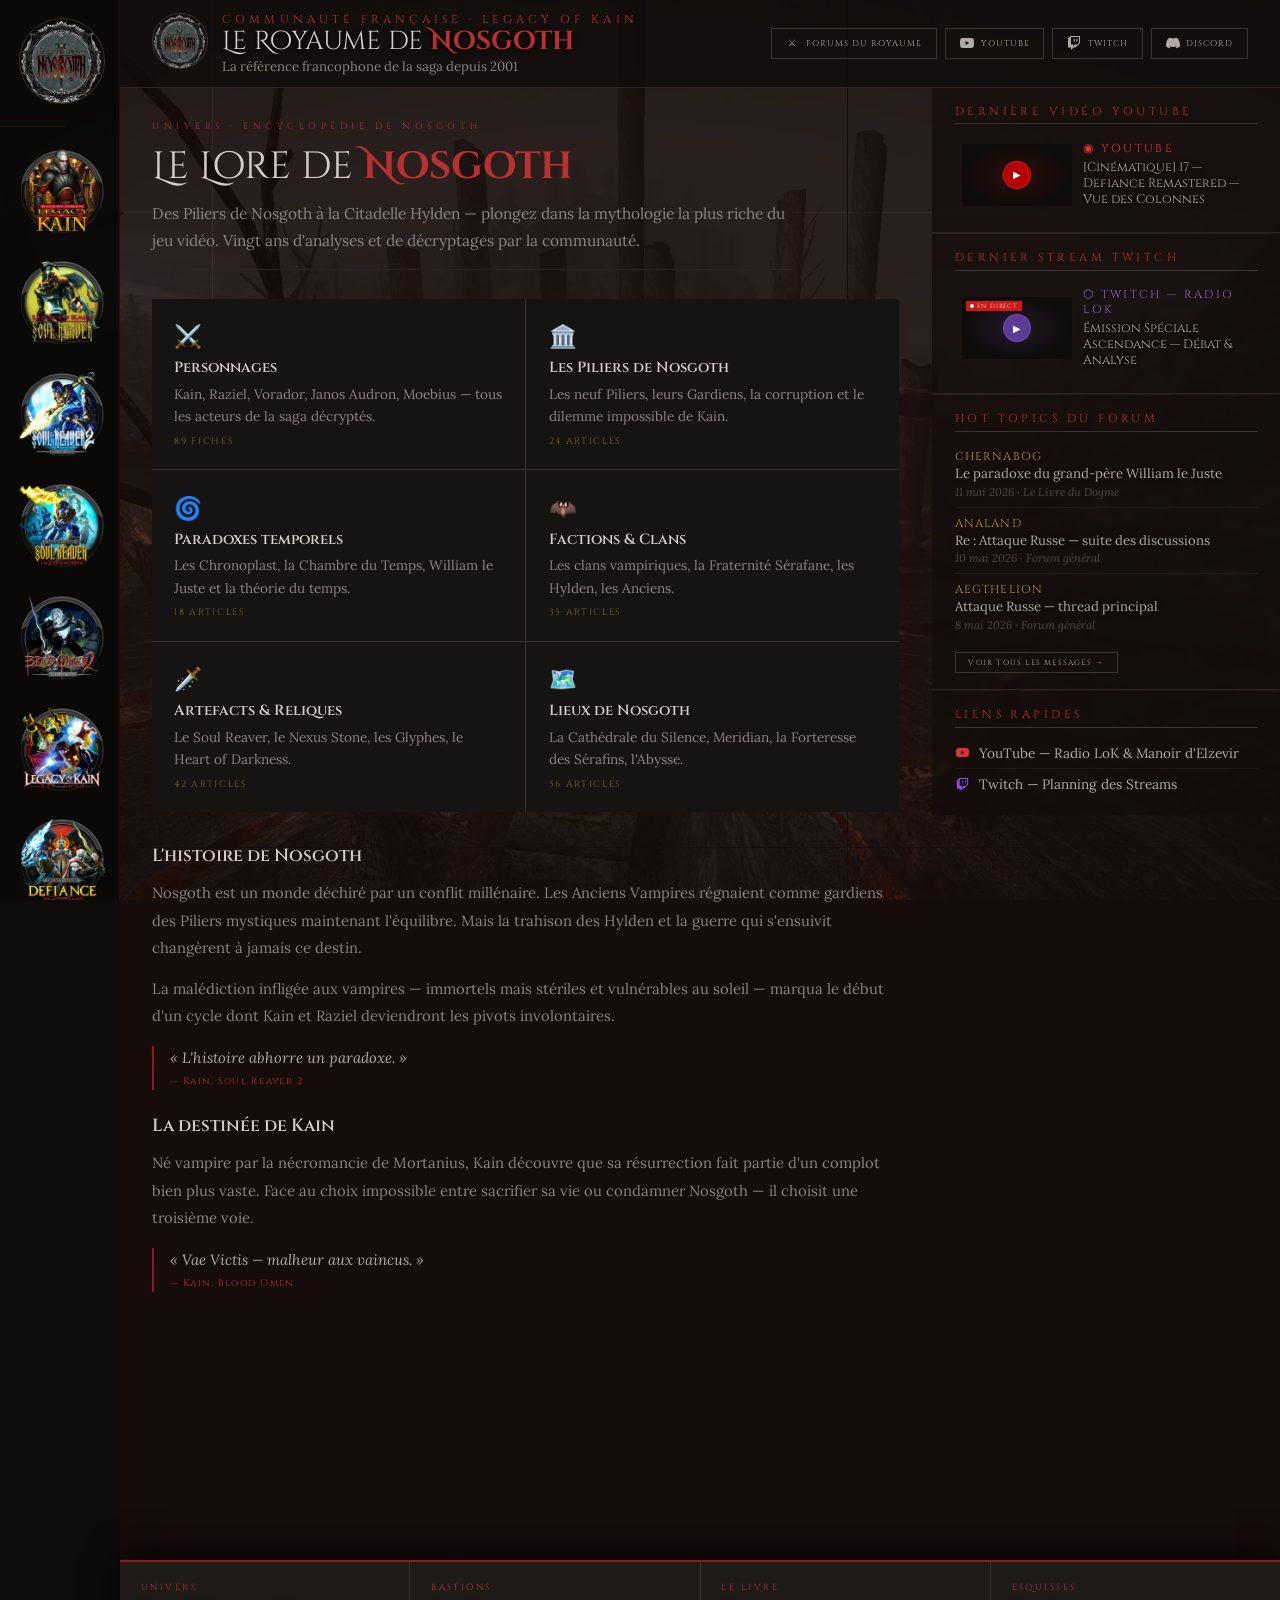
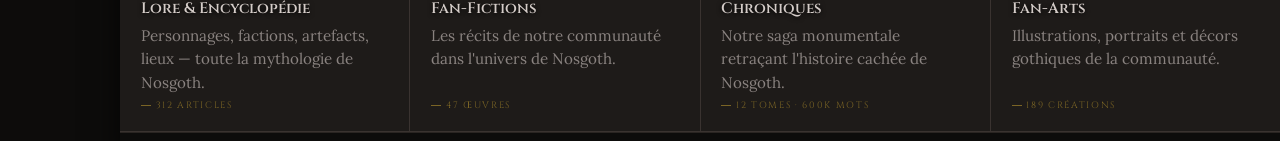
<file: lore.html>
<!DOCTYPE html>
<html lang="fr">
<head>
  <meta charset="UTF-8">
  <meta name="viewport" content="width=device-width, initial-scale=1.0">
  <title>Lore &amp; Encyclopédie — Le Royaume de Nosgoth</title>
  <link rel="preconnect" href="https://fonts.googleapis.com">
  <link rel="preconnect" href="https://fonts.gstatic.com" crossorigin>
  <link rel="preload" as="style" onload="this.rel='stylesheet'" href="https://fonts.googleapis.com/css2?family=Cinzel+Decorative:wght@400;700&family=Cinzel:wght@400;600;700&family=Lora:ital,wght@0,400;0,500;0,600;1,400&display=swap">
  <noscript><link rel="stylesheet" href="https://fonts.googleapis.com/css2?family=Cinzel+Decorative:wght@400;700&family=Cinzel:wght@400;600;700&family=Lora:ital,wght@0,400;0,500;0,600;1,400&display=swap"></noscript>
  <link rel="stylesheet" href="css/main.css">
  <link rel="stylesheet" href="css/pages.css">
  <link rel="stylesheet" href="css/transitions.css">
</head>
<body class="layout-loading">

<div id="site-body">
  <main class="lore-main">
    <div class="page-eyebrow">Univers · Encyclopédie de Nosgoth</div>
    <h1 class="page-title">Le Lore de <strong>Nosgoth</strong></h1>
    <p class="page-sub">Des Piliers de Nosgoth à la Citadelle Hylden — plongez dans la mythologie la plus riche du jeu vidéo. Vingt ans d'analyses et de décryptages par la communauté.</p>

    <div class="loregrid">
      <a href="#" class="lc"><span class="lc-ic">⚔️</span><div class="lc-ti">Personnages</div><p class="lc-de">Kain, Raziel, Vorador, Janos Audron, Moebius — tous les acteurs de la saga décryptés.</p><div class="lc-co">89 fiches</div></a>
      <a href="#" class="lc"><span class="lc-ic">🏛️</span><div class="lc-ti">Les Piliers de Nosgoth</div><p class="lc-de">Les neuf Piliers, leurs Gardiens, la corruption et le dilemme impossible de Kain.</p><div class="lc-co">24 articles</div></a>
      <a href="#" class="lc"><span class="lc-ic">🌀</span><div class="lc-ti">Paradoxes temporels</div><p class="lc-de">Les Chronoplast, la Chambre du Temps, William le Juste et la théorie du temps.</p><div class="lc-co">18 articles</div></a>
      <a href="#" class="lc"><span class="lc-ic">🦇</span><div class="lc-ti">Factions &amp; Clans</div><p class="lc-de">Les clans vampiriques, la Fraternité Sérafane, les Hylden, les Anciens.</p><div class="lc-co">35 articles</div></a>
      <a href="#" class="lc"><span class="lc-ic">🗡️</span><div class="lc-ti">Artefacts &amp; Reliques</div><p class="lc-de">Le Soul Reaver, le Nexus Stone, les Glyphes, le Heart of Darkness.</p><div class="lc-co">42 articles</div></a>
      <a href="#" class="lc"><span class="lc-ic">🗺️</span><div class="lc-ti">Lieux de Nosgoth</div><p class="lc-de">La Cathédrale du Silence, Meridian, la Forteresse des Sérafins, l'Abysse.</p><div class="lc-co">56 articles</div></a>
    </div>

    <div class="lore-text">
      <h3>L'histoire de Nosgoth</h3>
      <p>Nosgoth est un monde déchiré par un conflit millénaire. Les Anciens Vampires régnaient comme gardiens des Piliers mystiques maintenant l'équilibre. Mais la trahison des Hylden et la guerre qui s'ensuivit changèrent à jamais ce destin.</p>
      <p>La malédiction infligée aux vampires — immortels mais stériles et vulnérables au soleil — marqua le début d'un cycle dont Kain et Raziel deviendront les pivots involontaires.</p>
      <blockquote>« L'histoire abhorre un paradoxe. »<cite>— Kain, Soul Reaver 2</cite></blockquote>
      <h3 style="margin-top:1.5rem">La destinée de Kain</h3>
      <p>Né vampire par la nécromancie de Mortanius, Kain découvre que sa résurrection fait partie d'un complot bien plus vaste. Face au choix impossible entre sacrifier sa vie ou condamner Nosgoth — il choisit une troisième voie.</p>
      <blockquote>« Vae Victis — malheur aux vaincus. »<cite>— Kain, Blood Omen</cite></blockquote>
    </div>
  </main>

  <!-- sidebar injectée par layout.js -->
</div>

<script src="js/layout.js"></script>
</body>
</html>
</file>
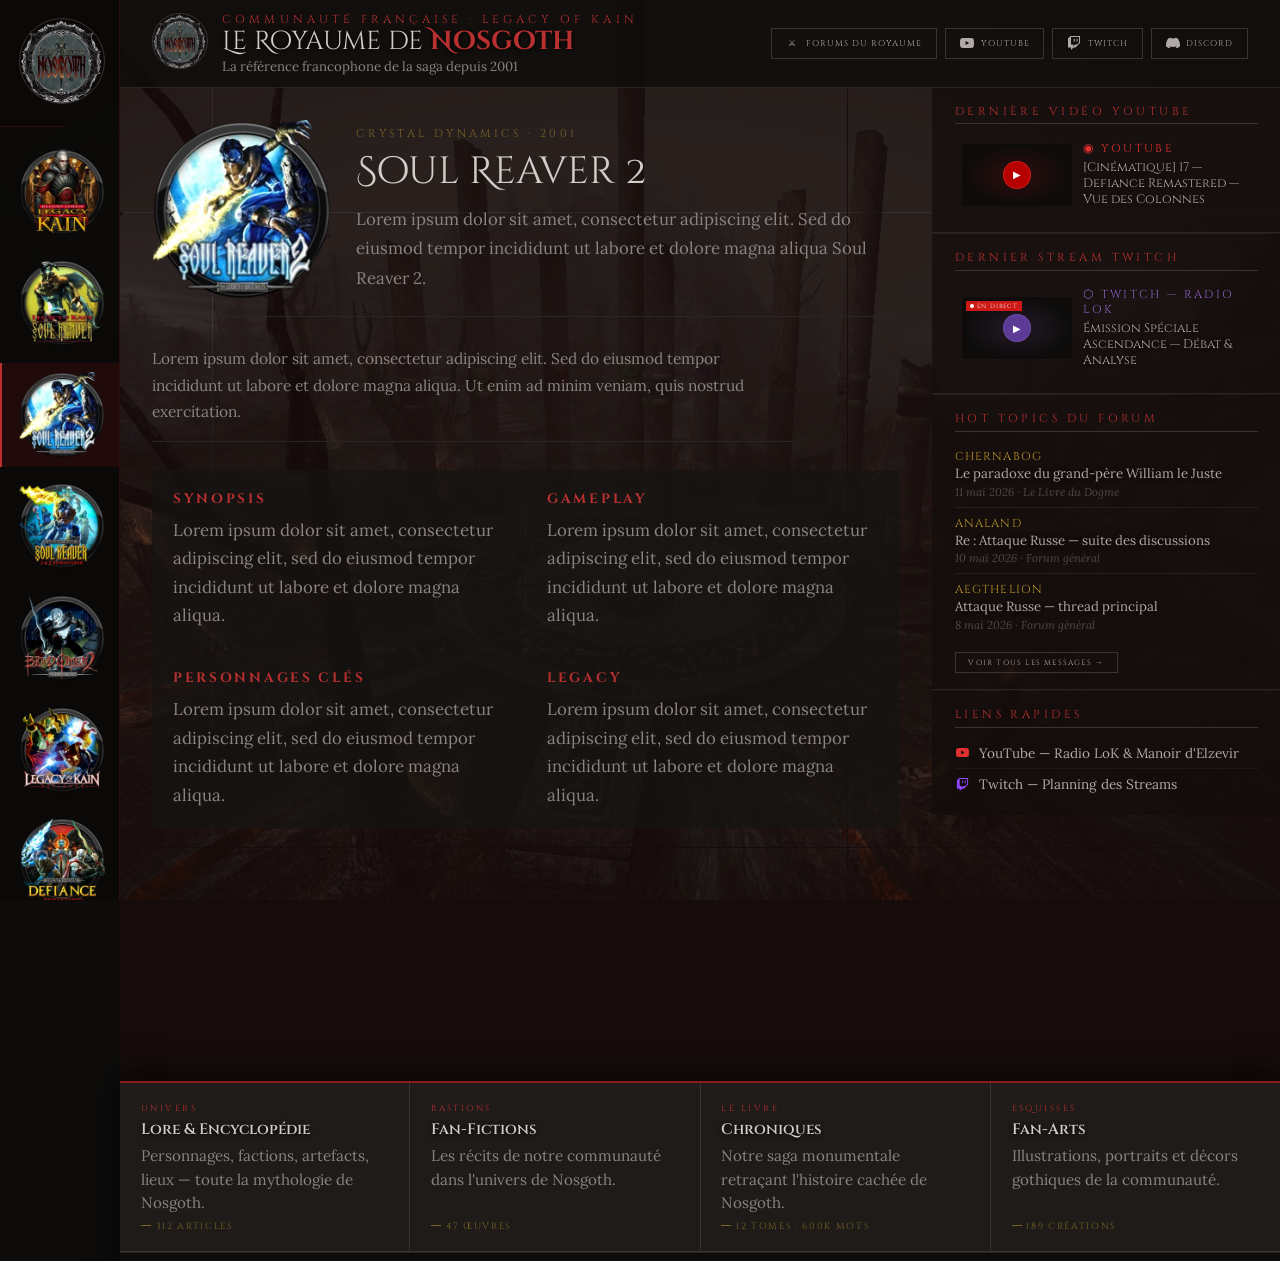
<file: soul-reaver-2.html>
<!DOCTYPE html>
<html lang="fr">
<head>
  <meta charset="UTF-8">
  <meta name="viewport" content="width=device-width, initial-scale=1.0">
  <title>Soul Reaver 2 — Le Royaume de Nosgoth</title>
  <link rel="preconnect" href="https://fonts.googleapis.com">
  <link rel="preconnect" href="https://fonts.gstatic.com" crossorigin>
  <link rel="preload" as="style" onload="this.rel='stylesheet'" href="https://fonts.googleapis.com/css2?family=Cinzel+Decorative:wght@400;700&family=Cinzel:wght@400;600;700&family=Lora:ital,wght@0,400;0,500;0,600;1,400&display=swap">
  <noscript><link rel="stylesheet" href="https://fonts.googleapis.com/css2?family=Cinzel+Decorative:wght@400;700&family=Cinzel:wght@400;600;700&family=Lora:ital,wght@0,400;0,500;0,600;1,400&display=swap"></noscript>
  <link rel="stylesheet" href="css/main.css">
  <link rel="stylesheet" href="css/pages.css">
  <link rel="stylesheet" href="css/transitions.css">
</head>
<body class="layout-loading">
<div id="site-body">
  <main class="game-main">
    <div class="game-header">
      <img src="assets/icons/SR2.webp" alt="Soul Reaver 2" class="game-logo-big">
      <div>
        <div class="game-year">Crystal Dynamics · 2001</div>
        <h1 class="page-title">Soul Reaver 2</h1>
        <p class="game-desc">Lorem ipsum dolor sit amet, consectetur adipiscing elit. Sed do eiusmod tempor incididunt ut labore et dolore magna aliqua Soul Reaver 2.</p>
      </div>
    </div>
    <p class="page-sub">Lorem ipsum dolor sit amet, consectetur adipiscing elit. Sed do eiusmod tempor incididunt ut labore et dolore magna aliqua. Ut enim ad minim veniam, quis nostrud exercitation.</p>
    <div class="game-grid">
      <div class="game-card"><h4>Synopsis</h4><p>Lorem ipsum dolor sit amet, consectetur adipiscing elit, sed do eiusmod tempor incididunt ut labore et dolore magna aliqua.</p></div>
      <div class="game-card"><h4>Gameplay</h4><p>Lorem ipsum dolor sit amet, consectetur adipiscing elit, sed do eiusmod tempor incididunt ut labore et dolore magna aliqua.</p></div>
      <div class="game-card"><h4>Personnages clés</h4><p>Lorem ipsum dolor sit amet, consectetur adipiscing elit, sed do eiusmod tempor incididunt ut labore et dolore magna aliqua.</p></div>
      <div class="game-card"><h4>Legacy</h4><p>Lorem ipsum dolor sit amet, consectetur adipiscing elit, sed do eiusmod tempor incididunt ut labore et dolore magna aliqua.</p></div>
    </div>
  </main>
</div>
<script src="js/layout.js"></script>
</body>
</html>
</file>
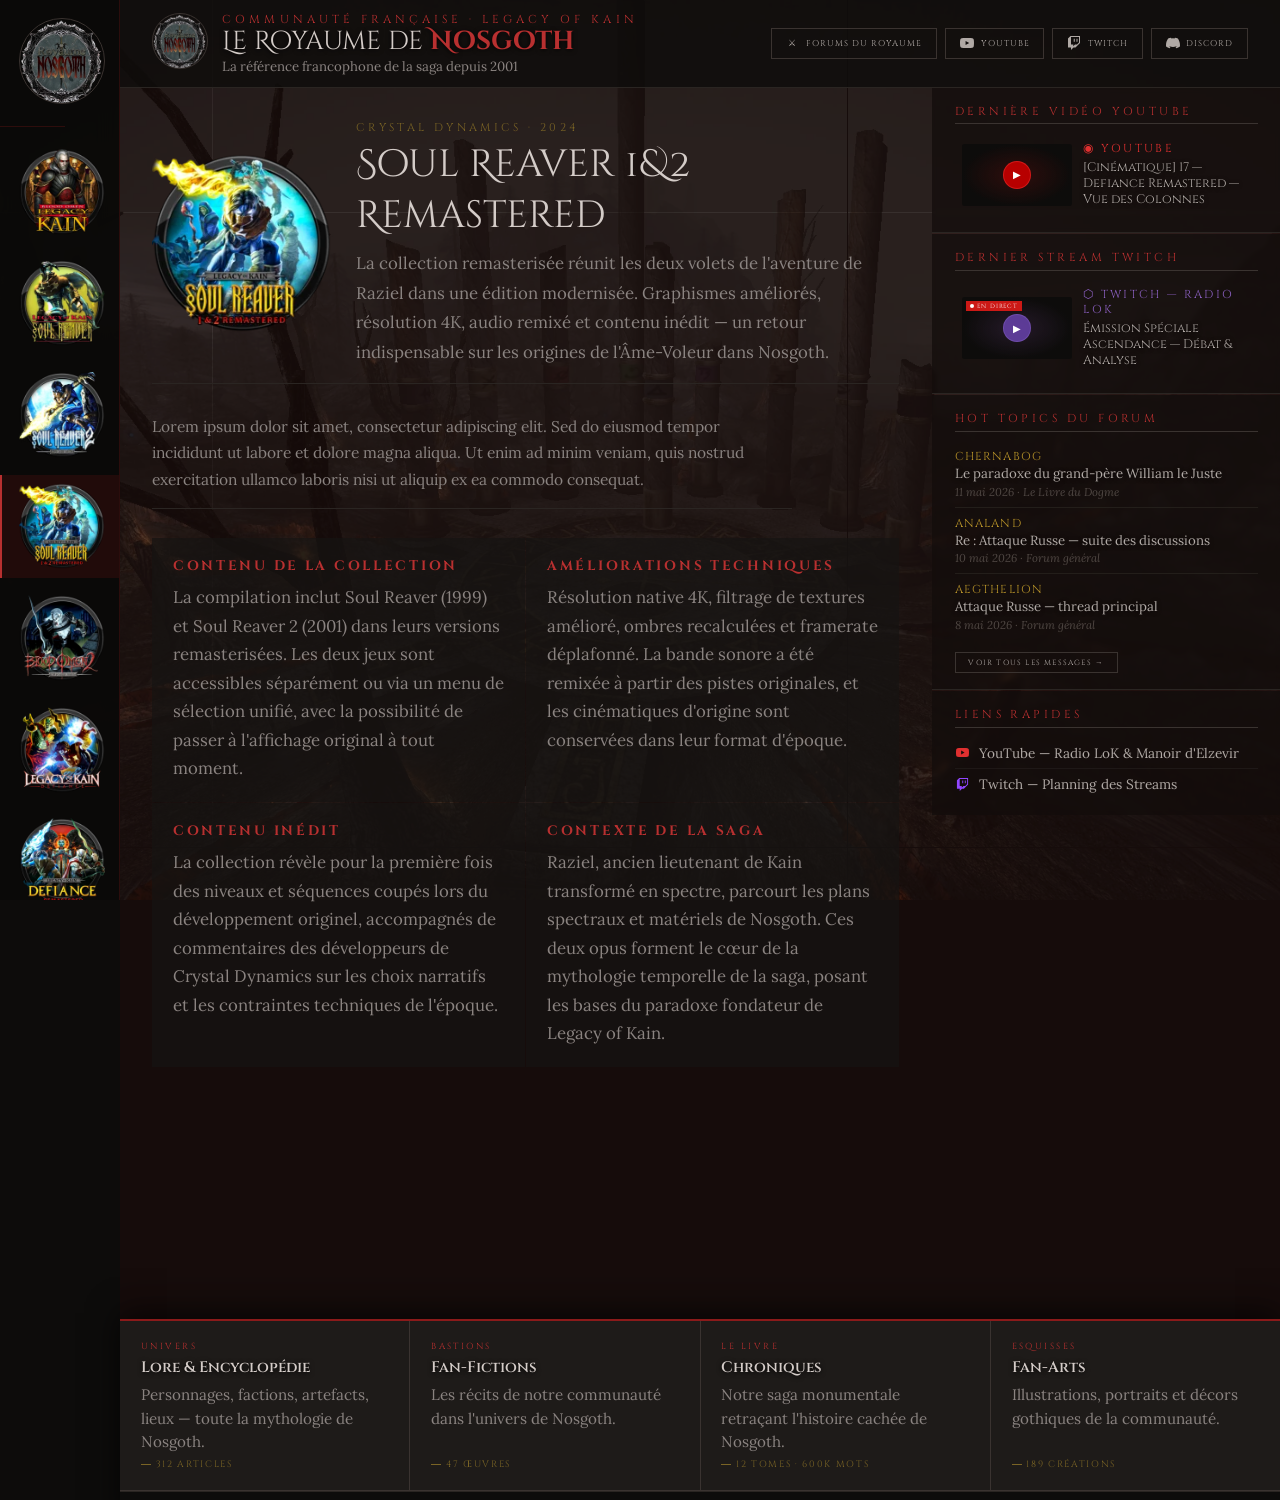
<file: soul-reaver-remasters.html>
<!DOCTYPE html>
<html lang="fr">
<head>
  <meta charset="UTF-8">
  <meta name="viewport" content="width=device-width, initial-scale=1.0">
  <title>Soul Reaver 1&amp;2 Remastered — Le Royaume de Nosgoth</title>
  <link rel="preconnect" href="https://fonts.googleapis.com">
  <link rel="preconnect" href="https://fonts.gstatic.com" crossorigin>
  <link rel="preload" as="style" onload="this.rel='stylesheet'" href="https://fonts.googleapis.com/css2?family=Cinzel+Decorative:wght@400;700&family=Cinzel:wght@400;600;700&family=Lora:ital,wght@0,400;0,500;0,600;1,400&display=swap">
  <noscript><link rel="stylesheet" href="https://fonts.googleapis.com/css2?family=Cinzel+Decorative:wght@400;700&family=Cinzel:wght@400;600;700&family=Lora:ital,wght@0,400;0,500;0,600;1,400&display=swap"></noscript>
  <link rel="stylesheet" href="css/main.css">
  <link rel="stylesheet" href="css/pages.css">
  <link rel="stylesheet" href="css/transitions.css">
</head>
<body class="layout-loading">

<div id="site-body">
  <main class="game-main">
    <div class="game-header">
      <img src="assets/icons/SR12_REM.webp" alt="Soul Reaver 1&amp;2 Remastered" class="game-logo-big">
      <div>
        <div class="game-year">Crystal Dynamics · 2024</div>
        <h1 class="page-title">Soul Reaver 1&amp;2 Remastered</h1>
        <p class="game-desc">La collection remasterisée réunit les deux volets de l'aventure de Raziel dans une édition modernisée. Graphismes améliorés, résolution 4K, audio remixé et contenu inédit — un retour indispensable sur les origines de l'Âme-Voleur dans Nosgoth.</p>
      </div>
    </div>

    <p class="page-sub">Lorem ipsum dolor sit amet, consectetur adipiscing elit. Sed do eiusmod tempor incididunt ut labore et dolore magna aliqua. Ut enim ad minim veniam, quis nostrud exercitation ullamco laboris nisi ut aliquip ex ea commodo consequat.</p>

    <div class="game-grid">
      <div class="game-card">
        <h4>Contenu de la collection</h4>
        <p>La compilation inclut Soul Reaver (1999) et Soul Reaver 2 (2001) dans leurs versions remasterisées. Les deux jeux sont accessibles séparément ou via un menu de sélection unifié, avec la possibilité de passer à l'affichage original à tout moment.</p>
      </div>
      <div class="game-card">
        <h4>Améliorations techniques</h4>
        <p>Résolution native 4K, filtrage de textures amélioré, ombres recalculées et framerate déplafonné. La bande sonore a été remixée à partir des pistes originales, et les cinématiques d'origine sont conservées dans leur format d'époque.</p>
      </div>
      <div class="game-card">
        <h4>Contenu inédit</h4>
        <p>La collection révèle pour la première fois des niveaux et séquences coupés lors du développement originel, accompagnés de commentaires des développeurs de Crystal Dynamics sur les choix narratifs et les contraintes techniques de l'époque.</p>
      </div>
      <div class="game-card">
        <h4>Contexte de la saga</h4>
        <p>Raziel, ancien lieutenant de Kain transformé en spectre, parcourt les plans spectraux et matériels de Nosgoth. Ces deux opus forment le cœur de la mythologie temporelle de la saga, posant les bases du paradoxe fondateur de Legacy of Kain.</p>
      </div>
    </div>
  </main>

  <!-- sidebar injectée par layout.js -->
</div>

<script src="js/layout.js"></script>
</body>
</html>
</file>
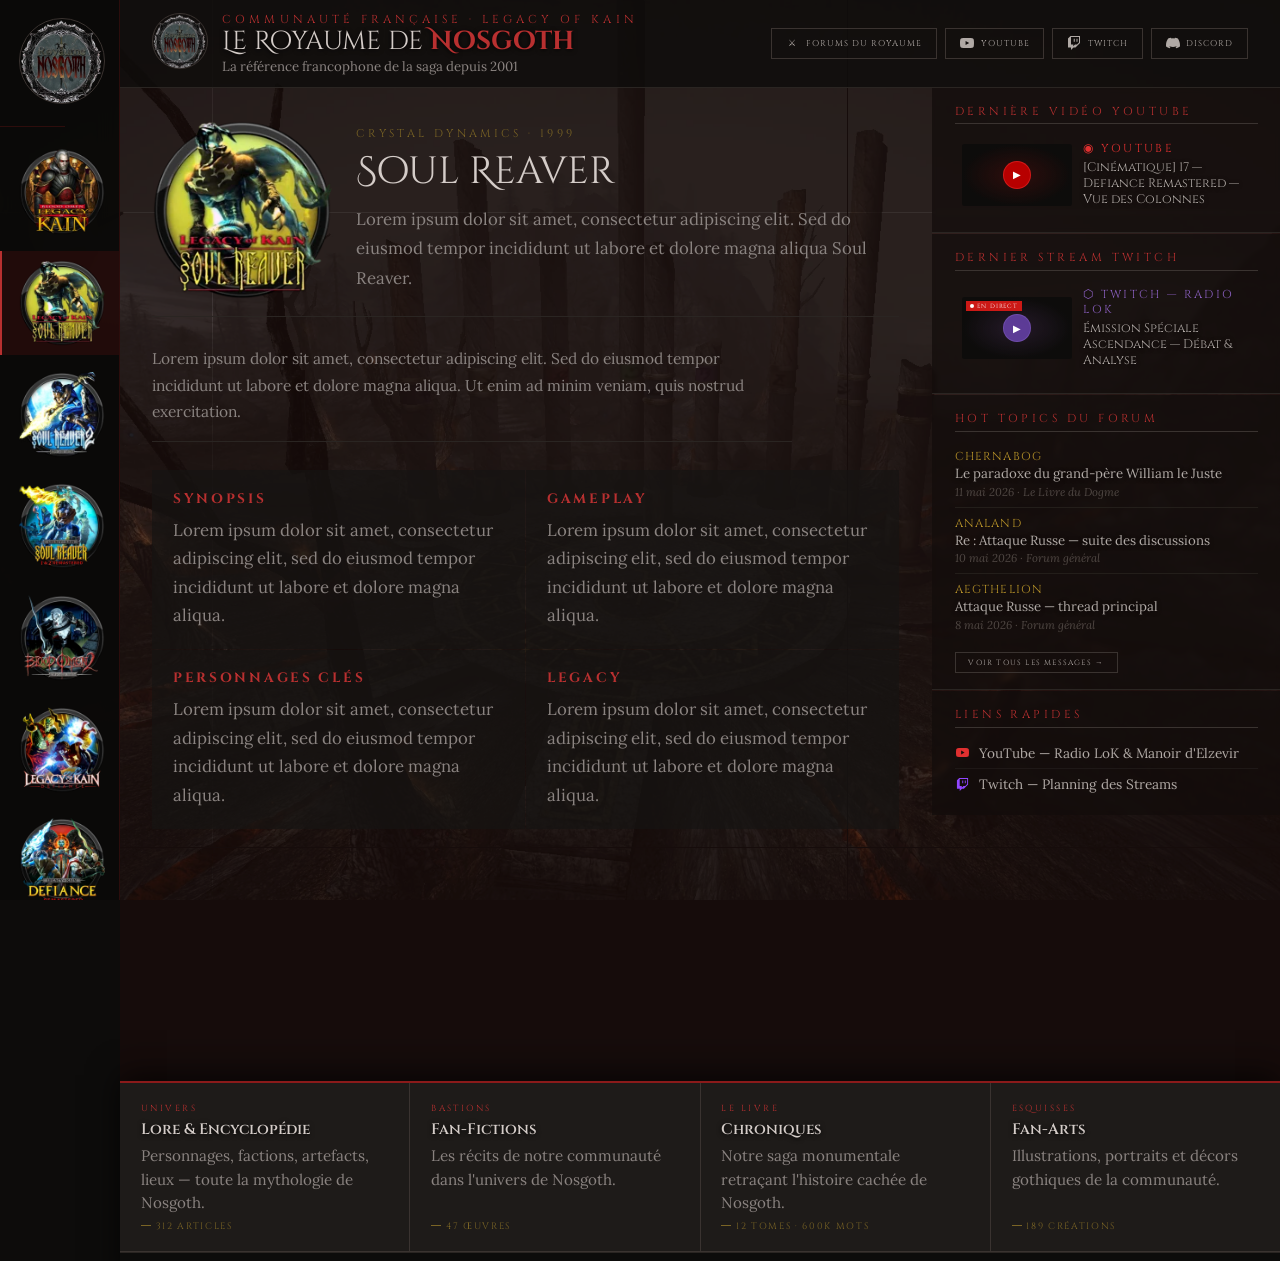
<file: soul-reaver.html>
<!DOCTYPE html>
<html lang="fr">
<head>
  <meta charset="UTF-8">
  <meta name="viewport" content="width=device-width, initial-scale=1.0">
  <title>Soul Reaver — Le Royaume de Nosgoth</title>
  <link rel="preconnect" href="https://fonts.googleapis.com">
  <link rel="preconnect" href="https://fonts.gstatic.com" crossorigin>
  <link rel="preload" as="style" onload="this.rel='stylesheet'" href="https://fonts.googleapis.com/css2?family=Cinzel+Decorative:wght@400;700&family=Cinzel:wght@400;600;700&family=Lora:ital,wght@0,400;0,500;0,600;1,400&display=swap">
  <noscript><link rel="stylesheet" href="https://fonts.googleapis.com/css2?family=Cinzel+Decorative:wght@400;700&family=Cinzel:wght@400;600;700&family=Lora:ital,wght@0,400;0,500;0,600;1,400&display=swap"></noscript>
  <link rel="stylesheet" href="css/main.css">
  <link rel="stylesheet" href="css/pages.css">
  <link rel="stylesheet" href="css/transitions.css">
</head>
<body class="layout-loading">
<div id="site-body">
  <main class="game-main">
    <div class="game-header">
      <img src="assets/icons/SR1.webp" alt="Soul Reaver" class="game-logo-big">
      <div>
        <div class="game-year">Crystal Dynamics · 1999</div>
        <h1 class="page-title">Soul Reaver</h1>
        <p class="game-desc">Lorem ipsum dolor sit amet, consectetur adipiscing elit. Sed do eiusmod tempor incididunt ut labore et dolore magna aliqua Soul Reaver.</p>
      </div>
    </div>
    <p class="page-sub">Lorem ipsum dolor sit amet, consectetur adipiscing elit. Sed do eiusmod tempor incididunt ut labore et dolore magna aliqua. Ut enim ad minim veniam, quis nostrud exercitation.</p>
    <div class="game-grid">
      <div class="game-card"><h4>Synopsis</h4><p>Lorem ipsum dolor sit amet, consectetur adipiscing elit, sed do eiusmod tempor incididunt ut labore et dolore magna aliqua.</p></div>
      <div class="game-card"><h4>Gameplay</h4><p>Lorem ipsum dolor sit amet, consectetur adipiscing elit, sed do eiusmod tempor incididunt ut labore et dolore magna aliqua.</p></div>
      <div class="game-card"><h4>Personnages clés</h4><p>Lorem ipsum dolor sit amet, consectetur adipiscing elit, sed do eiusmod tempor incididunt ut labore et dolore magna aliqua.</p></div>
      <div class="game-card"><h4>Legacy</h4><p>Lorem ipsum dolor sit amet, consectetur adipiscing elit, sed do eiusmod tempor incididunt ut labore et dolore magna aliqua.</p></div>
    </div>
  </main>
</div>
<script src="js/layout.js"></script>
</body>
</html>
</file>
<file: css/main.css>
/* ═══════════════════════════════════════════════════
   ROYAUME DE NOSGOTH — main.css
   Shared styles: layout shell, side-nav, bandeau, footer
═══════════════════════════════════════════════════ */


*, *::before, *::after { box-sizing: border-box; margin: 0; padding: 0; }

:root {
  --blood:     #8B1A1A;
  --blood-lt:  #B83030;
  --blood-glow:#D44040;
  --s9: #0D0C0B;
  --s8: #161413;
  --s7: #1E1B19;
  --s6: #2A2522;
  --s5: #3A3330;
  --s2: #8A8380;
  --s1: #B0A9A5;
  --s0: #D4CCC8;
  --gold:   #B8942A;
  --gold-d: #7A6425;
  --td: #8A8380;
  --tf: #504844;
  --nav-w: 120px;      /* collapsed side-nav width */
  --nav-exp: 320px;    /* expanded side-nav width (hover) */
  --footer-h: 120px;   /* updated by JS */
}

html { scroll-behavior: smooth; }

body {
  background: var(--s9);
  color: var(--s0);
  font-family: 'Lora', Georgia, serif;
  overflow-x: hidden;
  display: flex;
  flex-direction: column;
  min-height: 100vh;
  position: relative;
  padding-left: var(--nav-w);
}

/* ════════════════════════════════════
   SIDE NAV — collapsed (icons only), expands on hover
════════════════════════════════════ */
#site-nav {
  position: fixed;
  left: 0; top: 0; bottom: 0;
  width: var(--nav-w);
  z-index: 300;
  background: rgba(11,10,9,.97);
  -webkit-backdrop-filter: blur(12px);
  backdrop-filter: blur(12px);
  border-right: 1px solid rgba(139,26,26,.25);
  display: flex;
  flex-direction: column;
  align-items: stretch;
  padding: .6rem 0;
  gap: 8px;           /* space between buttons */
  overflow-y: auto;
  overflow-x: hidden;
  scrollbar-width: none;
}
#site-nav::-webkit-scrollbar { display: none; }

/* ── Collapsed state (default) ── */
/* Row layout in BOTH states so icons never shift position on hover */
.nitem {
  width: 100%;
  display: flex;
  flex-direction: row;
  align-items: center;
  gap: 0;
  padding: .55rem 17px;  /* 17px = (120px - 86px) / 2 — never changes */
  text-decoration: none;
  color: var(--s2);
  border-left: 2px solid transparent;
}
.nitem:hover {
  background: rgba(139,26,26,.12);
  color: #fff;
  border-left-color: rgba(139,26,26,.55);
}
.nitem.active {
  background: rgba(139,26,26,.18);
  color: var(--blood-glow);
  border-left-color: var(--blood-lt);
}
.nasc:hover {
  background: rgba(184,148,42,.08);
  color: var(--gold);
  border-left-color: var(--gold-d);
}
.nasc.active {
  background: rgba(184,148,42,.12);
  color: var(--gold);
  border-left-color: var(--gold);
}

/* Labels hidden in collapsed state */
.nitem span {
  display: none;
  font-family: 'Cinzel', serif;
  font-size: 13px;
  letter-spacing: .08em;
  text-transform: uppercase;
  line-height: 1.25;
}

.nitem-hlogo {
  width: 86px;
  height: 86px;
  border-radius: 50%;
  object-fit: cover;
  border: 1px solid var(--s5);
  flex-shrink: 0;
}

.nitem img:not(.nitem-hlogo) {
  width: 86px;
  height: auto;
  max-height: 86px;
  object-fit: contain;
  flex-shrink: 0;
}

.ndivider {
  width: 55%;
  height: 1px;
  background: rgba(139,26,26,.28);
  margin: .3rem 0;
  flex-shrink: 0;
}


/* ════════════════════════════════════
   HAMBURGER TOGGLE — mobile only
════════════════════════════════════ */
#nav-toggle {
  display: none; /* shown via media query on mobile */
  position: fixed;
  top: 10px; left: 10px;
  z-index: 400;
  width: 40px; height: 40px;
  background: rgba(11,10,9,.95);
  border: 1px solid rgba(139,26,26,.35);
  cursor: pointer;
  align-items: center;
  justify-content: center;
  color: var(--s1);
  padding: 0;
}
#nav-toggle:hover {
  color: #fff;
  background: rgba(139,26,26,.18);
  border-color: var(--blood-lt);
}

/* Bars → X swap */
.nt-bars { display: flex; align-items: center; justify-content: center; }
.nt-x    { display: none;  align-items: center; justify-content: center; }
#nav-toggle:hover .nt-bars { display: none; }
#nav-toggle:hover .nt-x    { display: flex; }
body.nav-open #nav-toggle .nt-bars { display: none; }
body.nav-open #nav-toggle .nt-x    { display: flex; }

/* Backdrop — closes nav when tapping outside */
#nav-backdrop {
  display: none;
  position: fixed;
  inset: 0;
  z-index: 280;
  background: rgba(0,0,0,.55);
  cursor: pointer;
}
body.nav-open #nav-backdrop { display: block; }

/* ════════════════════════════════════
   BANDEAU — title + socials
════════════════════════════════════ */
#site-bandeau {
  background: var(--s8);
  border-bottom: 1px solid var(--s6);
  padding: .75rem 2.5vw;
  display: flex;
  align-items: center;
  justify-content: space-between;
  gap: 2rem;
  flex-shrink: 0;
}

.band-left { display: flex; align-items: center; gap: .9rem; }

.band-logo {
  width: 56px;
  height: 56px;
  border-radius: 50%;
  object-fit: cover;
  border: 1px solid var(--s5);
  flex-shrink: 0;
}

.band-ey {
  font-family: 'Cinzel', serif;
  font-size: 0.72rem;
  letter-spacing: .35em;
  text-transform: uppercase;
  color: var(--blood-lt);
  margin-bottom: .12rem;
}

.band-h1 {
  font-family: 'Cinzel Decorative', serif;
  font-size: clamp(1.1rem, 2vw, 1.9rem);
  color: var(--s0);
  line-height: 1;
  font-weight: 400;
}
.band-h1 strong { color: var(--blood-lt); font-weight: 700; }
.band-h1 a { text-decoration: none; color: inherit; }

.band-sub { font-size: .83rem; color: var(--td); margin-top: .2rem; }

.band-socials { display: flex; gap: .5rem; align-items: center; flex-shrink: 0; }

.soc {
  display: flex;
  align-items: center;
  gap: 6px;
  padding: .42rem .85rem;
  border: 1px solid var(--s5);
  text-decoration: none;
  color: var(--s1);
  font-family: 'Cinzel', serif;
  font-size: 8.5px;
  letter-spacing: .12em;
  text-transform: uppercase;
}
.soc:hover    { border-color: var(--s2); color: #fff; }
.soc-yt:hover { border-color: #FF3333; color: #FF3333; }
.soc-tw:hover { border-color: #9146FF; color: #9146FF; }
.soc-dc:hover { border-color: #5865F2; color: #5865F2; }
.soc-fo:hover { border-color: var(--blood-lt); color: var(--blood-glow); }
.soc-icon { width: 15px; height: 15px; flex-shrink: 0; display: flex; align-items: center; justify-content: center; }

/* ════════════════════════════════════
   BODY SHELL — 70/30 grid
════════════════════════════════════ */
#site-body {
  flex: 1;
  display: grid;
  grid-template-columns: 70fr 30fr;
  gap: 1px;
  background: rgba(139,26,26,.07);
  padding-bottom: var(--footer-h);
  align-items: start;
}

/* Right sidebar column */
#site-sidebar {
  display: flex;
  flex-direction: column;
  gap: 1px;
  background: rgba(139,26,26,.07);
}

.rblock {
  background: var(--s8);
  padding: 1rem 1.4rem;
  border-bottom: 1px solid var(--s6);
}
.rblock:last-child { border-bottom: none; }

.rbt {
  font-family: 'Cinzel', serif;
  font-size: 0.72rem;
  letter-spacing: .3em;
  text-transform: uppercase;
  color: var(--blood-lt);
  margin-bottom: .6rem;
  padding-bottom: .3rem;
  border-bottom: 1px solid var(--s5);
}

/* Media preview */
.media-item {
  display: flex;
  gap: .7rem;
  align-items: center;
  cursor: pointer;
  text-decoration: none;
  padding: .4rem;
  border: 1px solid transparent;
}
.media-item:hover { border-color: var(--s5); background: var(--s7); }

.mthumb {
  width: 110px;
  height: 62px;
  flex-shrink: 0;
  border-radius: 2px;
  display: flex;
  align-items: center;
  justify-content: center;
  position: relative;
  overflow: hidden;
}
.myt-bg { background: radial-gradient(ellipse at center, rgba(140,0,0,.2) 0%, var(--s9) 70%); }
.mtw-bg { background: radial-gradient(ellipse at center, rgba(100,65,165,.16) 0%, var(--s9) 70%); }

.mpbtn {
  width: 28px;
  height: 28px;
  border-radius: 50%;
  display: flex;
  align-items: center;
  justify-content: center;
  font-size: 10px;
  position: relative;
  z-index: 1;
}
.mpyt { background: rgba(200,0,0,.9);   color: #fff; border: 1.5px solid rgba(255,60,60,.4); }
.mptw { background: rgba(100,65,165,.9); color: #fff; border: 1.5px solid rgba(140,100,200,.4); }

.livebadge {
  position: absolute;
  top: 4px; left: 4px;
  background: #CC1916;
  color: #fff;
  font-family: 'Cinzel', serif;
  font-size: 6px;
  letter-spacing: .15em;
  padding: 1px 4px;
  text-transform: uppercase;
  display: flex;
  align-items: center;
  gap: 3px;
}
.ld {
  width: 4px; height: 4px;
  border-radius: 50%;
  background: #fff;
  animation: pulse 1.5s infinite;
}
@keyframes pulse { 0%, 100% { opacity: 1; } 50% { opacity: .15; } }

.mpl { font-family: 'Cinzel', serif; font-size: 0.72rem; letter-spacing: .2em; text-transform: uppercase; margin-bottom: .2rem; }
.mp-y { color: #E03030; }
.mp-t { color: #8B60C0; }
.mtt { font-family: 'Cinzel', serif; font-size: .78rem; color: var(--s1); line-height: 1.3; }

/* Forum topics */
.ftopic {
  padding: .5rem 0;
  border-bottom: 1px solid rgba(42,37,34,.7);
  cursor: pointer;
  text-decoration: none;
  display: block;
}
.ftopic:last-of-type { border-bottom: none; }
.ftopic:hover .ftn { color: var(--blood-glow); }
.fta { font-family: 'Cinzel', serif; font-size: 0.72rem; letter-spacing: .1em; color: var(--gold); text-transform: uppercase; margin-bottom: 2px; }
.ftn { font-size: .83rem; color: var(--s1); line-height: 1.25; }
.ftm { font-size: .71rem; color: var(--tf); font-style: italic; margin-top: 2px; }

/* Quick links */
.qlink {
  display: flex;
  align-items: center;
  gap: .5rem;
  padding: .38rem 0;
  border-bottom: 1px solid rgba(42,37,34,.5);
  text-decoration: none;
  color: var(--s1);
  font-size: .85rem;
}
.qlink:last-child { border-bottom: none; }
.qlink:hover { color: var(--blood-glow); }
.qi { width: 16px; height: 16px; flex-shrink: 0; display: flex; align-items: center; justify-content: center; }

/* ════════════════════════════════════
   FOOTER — fixed floating at bottom
════════════════════════════════════ */
#site-footer {
  position: fixed;
  bottom: 0;
  left: 0;
  right: 0;
  z-index: 100;
  display: grid;
  grid-template-columns: repeat(4, 1fr);
  gap: 1px;
  background: var(--s5);
  border-top: 2px solid var(--blood);
  box-shadow: 0 -6px 30px rgba(0,0,0,.7);
}

.fcc {
  background: var(--s7);
  padding: 1.2rem 1.3rem;
  cursor: pointer;
  text-decoration: none;
  display: flex;
  flex-direction: column;
  gap: .3rem;
  position: relative;
  overflow: hidden;
}
.fcc::after {
  content: '';
  position: absolute;
  bottom: 0; left: 0; right: 0;
  height: 2px;
  transform: scaleX(0);
  transform-origin: left;
}
.fcc:hover { background: var(--s6); }
.fcc:hover::after { transform: scaleX(1); }
.fc-lo::after { background: var(--gold); }
.fc-ff::after { background: var(--blood-lt); }
.fc-ch::after { background: #4A8090; }
.fc-fa::after { background: #7B5EA7; }

.fcc-num { font-family: 'Cinzel', serif; font-size: .55rem; letter-spacing: .28em; color: var(--blood-lt); text-transform: uppercase; }
.fcc-ti  { font-family: 'Cinzel', serif; font-size: .95rem; color: var(--s0); font-weight: 600; }
.fcc-de  { font-size: .95rem; color: var(--td); line-height: 1.55; flex: 1; }
.fcc-co  {
  font-family: 'Cinzel', serif; font-size: .58rem; letter-spacing: .18em;
  color: var(--gold-d); text-transform: uppercase;
  display: flex; align-items: center; gap: .3rem;
}
.fcc-co::before { content: ''; width: 10px; height: 1px; background: var(--gold-d); }

.fcopy {
  grid-column: 1 / -1;
  background: var(--s9);
  border-top: 1px solid var(--s6);
  padding: .6rem 2.5vw;
  display: flex;
  align-items: center;
  justify-content: space-between;
  flex-wrap: wrap;
  gap: .8rem;
}
.fcopy-brand { display: flex; align-items: center; gap: .5rem; }
.fcopy-brand img { width: 20px; height: 20px; border-radius: 50%; object-fit: cover; }
.fcopy-name { font-family: 'Cinzel Decorative', serif; font-size: .75rem; color: var(--s1); }
.fcopy-txt  { font-size: .77rem; color: var(--s2); font-style: italic; }
.fcopy-txt a { color: var(--s2); text-decoration: underline; }

/* ════════════════════════════════════
   SHARED CONTENT ELEMENTS
════════════════════════════════════ */
.ibtn {
  font-family: 'Cinzel', serif;
  font-size: 8.5px;
  letter-spacing: .16em;
  text-transform: uppercase;
  padding: .48rem 1rem;
  text-decoration: none;
  display: block;
  text-align: center;
}
.ibtn-red   { background: var(--blood); color: var(--s0); border: 1px solid var(--blood-lt); }
.ibtn-red:hover { background: var(--blood-lt); }
.ibtn-ghost { background: transparent; color: var(--s1); border: 1px solid var(--s5); }
.ibtn-ghost:hover { border-color: var(--s2); color: #fff; }

/* ════════════════════════════════════
   RESPONSIVE
════════════════════════════════════ */
@media (max-width: 1024px) {
  #site-body { grid-template-columns: 1fr; }
  #site-sidebar { flex-direction: row; flex-wrap: wrap; }
  #site-sidebar .rblock { flex: 1; min-width: 220px; }
}

/* ── Mobile: hamburger replaces side-nav ── */
@media (max-width: 768px) {
  body { padding-left: 0; }

  #site-footer { left: 0; grid-template-columns: repeat(2, 1fr); }

  /* Bandeau shifted right so hamburger doesn't overlap title */
  #site-bandeau { padding-left: 58px; }
  .band-socials { display: none; }

  /* Side-nav hidden, shows only when .nav-open */
  #site-nav { display: none; }

  body.nav-open #site-nav {
    display: flex;
    width: var(--nav-exp);
  }
  body.nav-open #site-nav .nitem { gap: 14px; }
  body.nav-open #site-nav .nitem span { display: block; }

  /* Hamburger visible on mobile */
  #nav-toggle { display: flex; }

  .fcc { padding: .7rem 1rem; }
  .fcc-de { font-size: .75rem; line-height: 1.4; }
}

/* ════════════════════════════════════
   VERSION B — Blocs semi-transparents
════════════════════════════════════ */
#site-bandeau { background: rgba(16,13,12,.82); }

.intro-block,
.ncard,
.intro-featured {
  background: rgba(16,13,12,.72);
  backdrop-filter: blur(2px);
  -webkit-backdrop-filter: blur(2px);
}
.ncard:hover { background: rgba(22,18,16,.82); }

.rblock {
  background: rgba(16,13,12,.72);
  backdrop-filter: blur(2px);
  -webkit-backdrop-filter: blur(2px);
}

.ntitle, .if-title, .band-h1, .fcc-ti {
  text-shadow: 0 1px 5px rgba(0,0,0,.9);
}
.nbody, .intro-lead, .if-body, .ftn, .mtt {
  text-shadow: 0 1px 4px rgba(0,0,0,.7);
}

/* ── ANTI-FLASH ── */
body.layout-loading { visibility: hidden; }

/* ── FIXED BACKGROUND WATERMARK ── */
#site-bandeau,
#site-body,
#site-footer {
  position: relative;
  z-index: 1;
}

#bg-fixed {
  position: fixed;
  inset: 0;
  z-index: 0;
  background-image: url('../assets/pillars-bg.webp');
  background-size: cover;
  background-position: center center;
  background-repeat: no-repeat;
  opacity: 0.28;
  pointer-events: none;
  will-change: transform;
  transform: translateZ(0);
}
</file>
<file: css/pages.css>
/* ═══════════════════════════════════════════════════
   ROYAUME DE NOSGOTH — pages.css
   Content-specific styles (left column areas)
═══════════════════════════════════════════════════ */

/* ════════ HOME PAGE ════════ */
.left-col { display: flex; flex-direction: column; }

.intro-block {
  background: rgba(22,20,19,.62);
  backdrop-filter: blur(2px);
  -webkit-backdrop-filter: blur(2px);
  border-bottom: 1px solid var(--s6);
  padding: 1.5rem 2.5vw;
}

/* Text + buttons side by side */
.intro-top {
  display: flex;
  align-items: flex-start;
  gap: 2rem;
  margin-bottom: 1.1rem;
}
.intro-lead {
  flex: 1;
  font-size: 1.15rem;
  color: var(--s1);
  line-height: 1.8;
}
.intro-lead strong { color: var(--s0); font-weight: 600; }

.intro-btns {
  flex-shrink: 0;
  display: flex;
  flex-direction: column;
  gap: .4rem;
  min-width: 190px;
}

/* Quote */
.intro-quote {
  border-left: 2px solid var(--blood);
  padding-left: 1rem;
  margin-bottom: 1.2rem;
  font-style: italic;
  color: var(--s1);
  font-size: .95rem;
  line-height: 1.6;
}
.intro-quote cite {
  display: block;
  font-family: 'Cinzel', serif;
  font-size: .62rem;
  letter-spacing: .15em;
  color: var(--blood-lt);
  font-style: normal;
  margin-top: .25rem;
  text-transform: uppercase;
}

/* Featured article — full width, below text */
.intro-featured {
  background: rgba(30,27,25,.50);
  padding: 1.2rem 1.3rem;
  position: relative;
}

.intro-reaver {
  position: absolute;
  right: 1.5rem;
  top: -2rem;
  height: calc(100% + 3.5rem);
  width: auto;
  opacity: 0.52;
  pointer-events: none;
  object-fit: contain;
  object-position: bottom;
  filter: brightness(0.8) sepia(0.3);
  transform: rotate(4deg);
}
.intro-featured::before {
  content: '';
  position: absolute;
  top: 0; left: 0; right: 0;
  height: 3px;
  background: linear-gradient(90deg, var(--blood), var(--blood-lt), transparent);
}
.if-tag   { font-family: 'Cinzel', serif; font-size: 0.72rem; letter-spacing: .25em; text-transform: uppercase; color: var(--blood-lt); margin-bottom: .4rem; }
.if-title { font-family: 'Cinzel', serif; font-size: 1rem; color: var(--s0); line-height: 1.3; margin-bottom: .6rem; font-weight: 600; }
.if-body  { font-size: 1.05rem; color: var(--s1); line-height: 1.75; }
.if-meta  { font-size: .85rem; color: var(--s2); font-style: italic; margin-top: .5rem; }

/* News feed */
.news-feed { display: flex; flex-direction: column; gap: 1px; background: rgba(139,26,26,.07); }

.ncard {
  background: rgba(22,20,19,.62);
  backdrop-filter: blur(2px);
  -webkit-backdrop-filter: blur(2px);
  padding: 1rem 2.5vw .9rem;
  cursor: pointer;
  text-decoration: none;
  display: block;
  position: relative;
}
.ncard:hover { background: rgba(30,27,25,.65); }
.ncard::before {
  content: '';
  position: absolute;
  left: 0; top: 0; bottom: 0;
  width: 3px;
  background: var(--blood-lt);
  transform: scaleX(0);
  transform-origin: top;
}
.ncard:hover::before { transform: scaleX(1); }

.ntag   { font-family: 'Cinzel', serif; font-size: 0.72rem; letter-spacing: .25em; text-transform: uppercase; color: var(--blood-lt); margin-bottom: .2rem; }
.ntitle { font-family: 'Cinzel', serif; font-size: .92rem; color: var(--s0); line-height: 1.3; margin-bottom: .3rem; font-weight: 600; }
.nbody  { font-size: 1.05rem; color: var(--s1); line-height: 1.7; margin-bottom: .25rem; }
.nmeta  { font-size: .85rem; color: var(--s2); font-style: italic; }

/* ════════ LORE PAGE ════════ */
.lore-main {
  padding: 2rem 2.5vw;
}

.page-eyebrow {
  font-family: 'Cinzel', serif;
  font-size: 9px;
  letter-spacing: .5em;
  text-transform: uppercase;
  color: var(--blood-lt);
  margin-bottom: .6rem;
}
.page-title {
  font-family: 'Cinzel Decorative', serif;
  font-size: clamp(1.6rem, 3vw, 2.6rem);
  color: var(--s0);
  font-weight: 400;
  margin-bottom: .5rem;
}
.page-title strong { color: var(--blood-lt); font-weight: 700; }
.page-sub {
  font-size: .97rem;
  color: var(--td);
  line-height: 1.7;
  max-width: 640px;
  margin-bottom: 1.8rem;
  padding-bottom: 1rem;
  border-bottom: 1px solid var(--s6);
}

.loregrid {
  display: grid;
  grid-template-columns: repeat(2, 1fr);
  gap: 1px;
  background: var(--s5);
  margin-bottom: 2rem;
}
.lc {
  background: var(--s8);
  padding: 1.4rem;
  cursor: pointer;
  text-decoration: none;
  display: block;
  position: relative;
  overflow: hidden;
}
.lc:hover { background: var(--s7); }
.lc::after {
  content: '';
  position: absolute;
  bottom: 0; left: 0; right: 0;
  height: 2px;
  background: var(--blood-lt);
  transform: scaleX(0);
  transform-origin: left;
}
.lc:hover::after { transform: scaleX(1); }
.lc-ic { font-size: 1.4rem; margin-bottom: .5rem; display: block; }
.lc-ti { font-family: 'Cinzel', serif; font-size: .92rem; color: var(--s0); margin-bottom: .35rem; font-weight: 600; }
.lc-de { font-size: .85rem; color: var(--td); line-height: 1.65; margin-bottom: .45rem; }
.lc-co { font-family: 'Cinzel', serif; font-size: .58rem; letter-spacing: .18em; color: var(--gold-d); text-transform: uppercase; }

.lore-text h3 { font-family: 'Cinzel', serif; font-size: 1.1rem; color: var(--s0); margin-bottom: .7rem; font-weight: 600; }
.lore-text p  { font-size: .93rem; color: var(--td); line-height: 1.85; margin-bottom: .8rem; }
.lore-text blockquote {
  border-left: 2px solid var(--blood);
  padding-left: 1rem;
  margin: 1rem 0;
  font-style: italic;
  color: var(--s1);
  font-size: .93rem;
  line-height: 1.65;
}
.lore-text cite {
  display: block;
  font-family: 'Cinzel', serif;
  font-size: .6rem;
  letter-spacing: .15em;
  color: var(--blood-lt);
  margin-top: .25rem;
  font-style: normal;
}

/* ════════ GAME PAGE ════════ */
/* position:relative needed so the mobile watermark anchors here, not to game-header */
.game-main {
  padding: 2rem 2.5vw;
  position: relative;
}

/* Desktop: logo inline, left of the title */
.game-header {
  display: flex;
  align-items: center;
  gap: 1.5rem;
  margin-bottom: 1.8rem;
  padding-bottom: 1rem;
  border-bottom: 1px solid var(--s6);
  /* NO position:relative — keeps game-main as the absolute anchor */
}
.game-logo-big {
  width: 180px;
  height: 180px;
  object-fit: contain;
  flex-shrink: 0;
}
.game-year { font-family: 'Cinzel', serif; font-size: .7rem; letter-spacing: .3em; color: var(--gold-d); text-transform: uppercase; margin-bottom: .3rem; }
.game-desc { font-size: 1.05rem; color: var(--td); line-height: 1.75; max-width: 600px; }

.game-grid { display: grid; grid-template-columns: 1fr 1fr; gap: 1px; background: transparent; margin-top: 1.5rem; }
.game-card { background: rgba(22,20,19,.70); padding: 1.2rem 1.3rem; }
.game-card h4 { font-family: 'Cinzel', serif; font-size: .85rem; color: var(--blood-lt); letter-spacing: .2em; text-transform: uppercase; margin-bottom: .5rem; }
.game-card p  { font-size: 1.05rem; color: var(--td); line-height: 1.7; }

@media (max-width: 700px) {
  /* game-main creates an isolation context so z-index:-1 stays inside it */
  .game-main { isolation: isolate; }

  /* Logo becomes a full-height watermark behind all game content */
  .game-logo-big {
    position: absolute;
    top: 0;
    left: 50%;
    transform: translateX(-50%);
    width: 90%;
    height: auto;
    max-width: none;
    max-height: none;
    object-fit: contain;
    opacity: 0.12;
    z-index: -1;
    pointer-events: none;
    flex-shrink: unset;
  }
}

@media (max-width: 700px) {
  .intro-top { flex-direction: column; }
  .loregrid  { grid-template-columns: 1fr; }
  .game-grid { grid-template-columns: 1fr; }
}
</file>
<file: css/transitions.css>
/* ═══════════════════════════════════════════════════
   TRANSITIONS — fade + slide (CSS classes + rAF)
═══════════════════════════════════════════════════ */

/* Le contenu principal est la cible de la transition */
#site-body {
  opacity: 1;
  transform: translateY(0);
  transition: opacity 280ms ease, transform 280ms ease;
}

/* Page qui sort — monte et disparaît */
body.page-out #site-body {
  opacity: 0;
  transform: translateY(-12px);
  transition: opacity 200ms ease, transform 200ms ease;
}

/* État initial avant l'entrée — en bas, invisible */
body.page-before-in #site-body {
  opacity: 0;
  transform: translateY(14px);
  transition: none; /* pas de transition sur l'état initial */
}

/* Page qui entre — monte vers sa position normale */
body.page-in #site-body {
  opacity: 1;
  transform: translateY(0);
  transition: opacity 300ms ease, transform 300ms ease;
}
</file>
